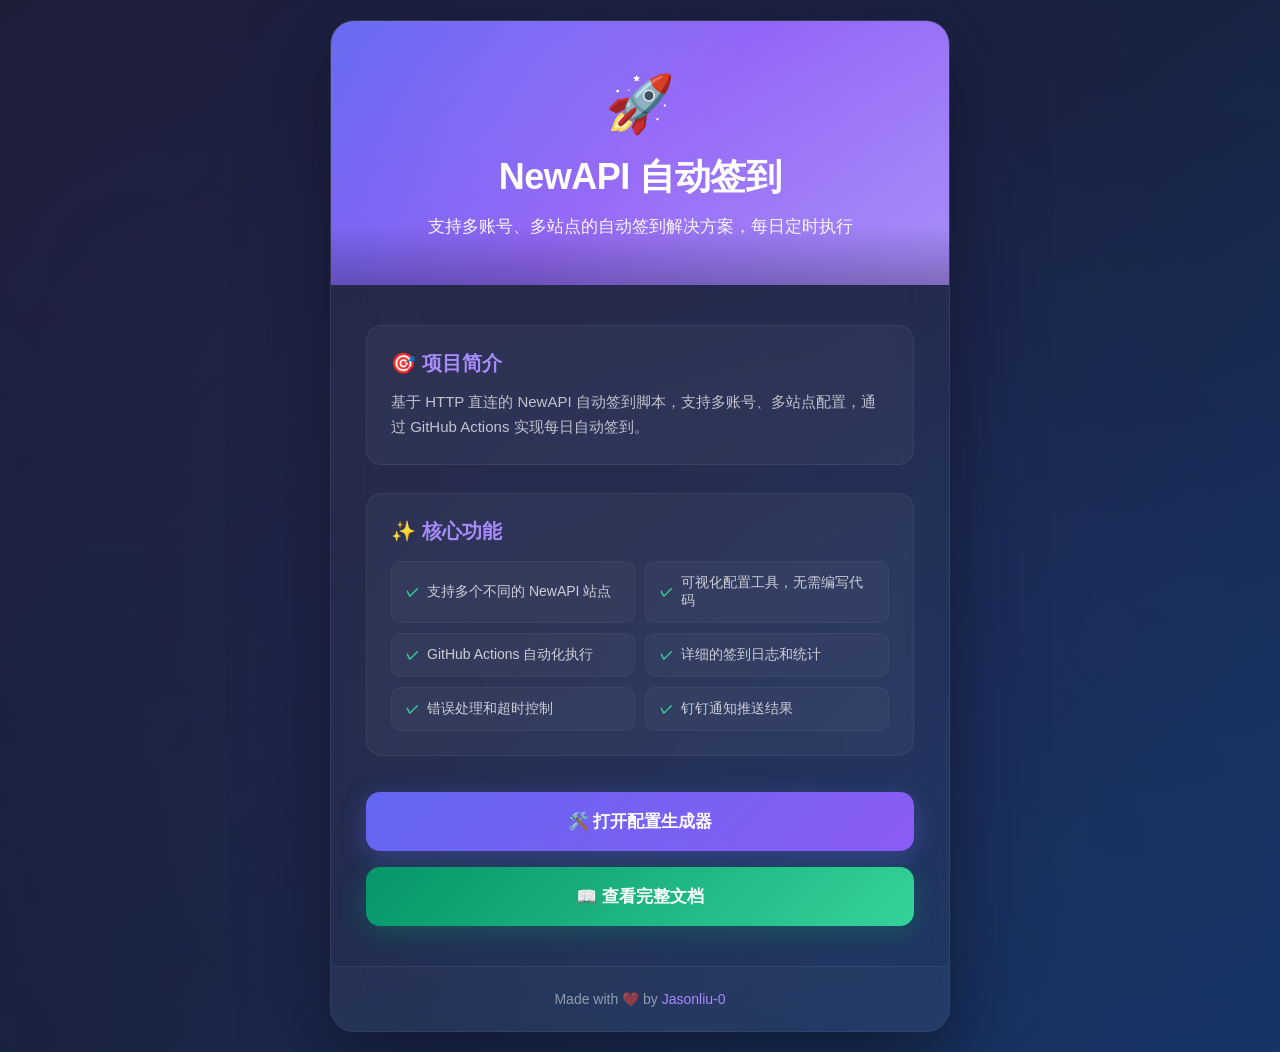
<file: index.html>
<!DOCTYPE html>
<html lang="zh-CN">
<head>
    <meta charset="UTF-8">
    <meta name="viewport" content="width=device-width, initial-scale=1.0">
    <title>NewAPI 自动签到</title>
    <style>
        * {
            margin: 0;
            padding: 0;
            box-sizing: border-box;
        }

        body {
            font-family: -apple-system, BlinkMacSystemFont, 'Segoe UI', 'Microsoft YaHei', sans-serif;
            background: linear-gradient(135deg, #1a1a2e 0%, #16213e 50%, #0f3460 100%);
            min-height: 100vh;
            display: flex;
            align-items: center;
            justify-content: center;
            padding: 20px;
            position: relative;
            overflow-x: hidden;
        }

        body::before {
            content: '';
            position: fixed;
            top: -50%;
            left: -50%;
            width: 200%;
            height: 200%;
            background: radial-gradient(circle at 30% 40%, rgba(99, 102, 241, 0.08) 0%, transparent 50%),
                        radial-gradient(circle at 70% 60%, rgba(139, 92, 246, 0.06) 0%, transparent 50%),
                        radial-gradient(circle at 50% 80%, rgba(167, 139, 250, 0.04) 0%, transparent 50%);
            animation: bgFloat 20s ease-in-out infinite;
        }

        @keyframes bgFloat {
            0%, 100% { transform: translate(0, 0) rotate(0deg); }
            25% { transform: translate(2%, -2%) rotate(1deg); }
            50% { transform: translate(-1%, 3%) rotate(-1deg); }
            75% { transform: translate(3%, -1%) rotate(0.5deg); }
        }

        .container {
            max-width: 620px;
            width: 100%;
            background: rgba(255, 255, 255, 0.03);
            border: 1px solid rgba(255, 255, 255, 0.08);
            border-radius: 24px;
            overflow: hidden;
            backdrop-filter: blur(20px);
            box-shadow: 0 25px 80px rgba(0, 0, 0, 0.5), 0 0 120px rgba(99, 102, 241, 0.1);
            animation: containerFadeIn 1s ease-out;
        }

        @keyframes containerFadeIn {
            from { opacity: 0; transform: translateY(30px) scale(0.97); }
            to { opacity: 1; transform: translateY(0) scale(1); }
        }

        .header {
            background: linear-gradient(135deg, #6366f1 0%, #8b5cf6 50%, #a78bfa 100%);
            color: white;
            padding: 50px 40px 45px;
            text-align: center;
            position: relative;
            overflow: hidden;
        }

        .header::before {
            content: '';
            position: absolute;
            top: -50%;
            left: -50%;
            width: 200%;
            height: 200%;
            background: radial-gradient(circle, rgba(255,255,255,0.1) 0%, transparent 70%);
            animation: pulse 8s ease-in-out infinite;
        }

        .header::after {
            content: '';
            position: absolute;
            bottom: 0;
            left: 0;
            width: 100%;
            height: 60px;
            background: linear-gradient(to top, rgba(26, 26, 46, 0.3), transparent);
        }

        @keyframes pulse {
            0%, 100% { transform: scale(1); opacity: 0.5; }
            50% { transform: scale(1.05); opacity: 0.8; }
        }

        .header-icon {
            font-size: 56px;
            margin-bottom: 16px;
            display: inline-block;
            animation: iconBounce 3s ease-in-out infinite;
            position: relative;
        }

        @keyframes iconBounce {
            0%, 100% { transform: translateY(0); }
            50% { transform: translateY(-6px); }
        }

        .header h1 {
            font-size: 36px;
            font-weight: 700;
            margin-bottom: 12px;
            letter-spacing: -0.5px;
            position: relative;
        }

        .header p {
            opacity: 0.95;
            font-size: 17px;
            line-height: 1.5;
            position: relative;
        }

        .content {
            padding: 40px 35px;
            color: rgba(255, 255, 255, 0.85);
        }

        .feature {
            margin-bottom: 28px;
            padding: 24px;
            background: rgba(255, 255, 255, 0.04);
            border: 1px solid rgba(255, 255, 255, 0.06);
            border-radius: 16px;
            transition: all 0.4s cubic-bezier(0.4, 0, 0.2, 1);
            animation: featureFadeIn 0.6s ease-out backwards;
        }

        .feature:nth-child(1) { animation-delay: 0.2s; }
        .feature:nth-child(2) { animation-delay: 0.35s; }

        @keyframes featureFadeIn {
            from { opacity: 0; transform: translateX(-20px); }
            to { opacity: 1; transform: translateX(0); }
        }

        .feature:hover {
            background: rgba(255, 255, 255, 0.07);
            border-color: rgba(99, 102, 241, 0.3);
            transform: translateY(-2px);
            box-shadow: 0 8px 30px rgba(99, 102, 241, 0.15);
        }

        .feature h3 {
            color: #a78bfa;
            margin-bottom: 12px;
            font-size: 20px;
            font-weight: 600;
            display: flex;
            align-items: center;
            gap: 8px;
        }

        .feature p {
            color: rgba(255, 255, 255, 0.7);
            line-height: 1.7;
            font-size: 15px;
        }

        .features-list {
            list-style: none;
            margin-top: 16px;
            display: grid;
            grid-template-columns: repeat(2, 1fr);
            gap: 10px;
        }

        .features-list li {
            padding: 12px 14px;
            color: rgba(255, 255, 255, 0.75);
            background: rgba(255, 255, 255, 0.03);
            border-radius: 10px;
            font-size: 14px;
            border: 1px solid rgba(255, 255, 255, 0.04);
            transition: all 0.3s ease;
            display: flex;
            align-items: center;
            gap: 8px;
        }

        .features-list li:hover {
            background: rgba(99, 102, 241, 0.1);
            border-color: rgba(99, 102, 241, 0.2);
            transform: translateX(4px);
        }

        .features-list li::before {
            content: '✓';
            color: #34d399;
            font-weight: bold;
            font-size: 13px;
        }

        .btn-container {
            display: flex;
            flex-direction: column;
            gap: 16px;
            margin-top: 36px;
            animation: btnFadeIn 0.6s ease-out 0.5s backwards;
        }

        @keyframes btnFadeIn {
            from { opacity: 0; transform: translateY(20px); }
            to { opacity: 1; transform: translateY(0); }
        }

        .btn {
            display: block;
            padding: 18px 28px;
            background: linear-gradient(135deg, #6366f1 0%, #8b5cf6 100%);
            color: white;
            text-decoration: none;
            text-align: center;
            border-radius: 14px;
            font-weight: 600;
            font-size: 17px;
            transition: all 0.3s cubic-bezier(0.4, 0, 0.2, 1);
            box-shadow: 0 6px 24px rgba(99, 102, 241, 0.35);
            position: relative;
            overflow: hidden;
        }

        .btn::before {
            content: '';
            position: absolute;
            top: 0;
            left: -100%;
            width: 100%;
            height: 100%;
            background: linear-gradient(90deg, transparent, rgba(255,255,255,0.2), transparent);
            transition: left 0.5s;
        }

        .btn:hover::before {
            left: 100%;
        }

        .btn:hover {
            transform: translateY(-3px);
            box-shadow: 0 10px 40px rgba(99, 102, 241, 0.45);
        }

        .btn:active {
            transform: translateY(-1px);
        }

        .btn-secondary {
            background: linear-gradient(135deg, #059669 0%, #34d399 100%);
            box-shadow: 0 6px 24px rgba(5, 150, 105, 0.35);
        }

        .btn-secondary:hover {
            box-shadow: 0 10px 40px rgba(5, 150, 105, 0.45);
        }

        .btn-secondary:active {
            transform: translateY(-1px);
        }

        .footer {
            text-align: center;
            padding: 24px 35px;
            background: rgba(255, 255, 255, 0.02);
            border-top: 1px solid rgba(255, 255, 255, 0.06);
            color: rgba(255, 255, 255, 0.5);
            font-size: 14px;
        }

        .footer a {
            color: #a78bfa;
            text-decoration: none;
            transition: color 0.2s;
            position: relative;
        }

        .footer a::after {
            content: '';
            position: absolute;
            bottom: -2px;
            left: 0;
            width: 0;
            height: 1px;
            background: #a78bfa;
            transition: width 0.3s;
        }

        .footer a:hover {
            color: #c4b5fd;
        }

        .footer a:hover::after {
            width: 100%;
        }

        @media (max-width: 480px) {
            body { padding: 12px; }

            .container { border-radius: 16px; }

            .header { padding: 35px 25px 30px; }

            .header-icon { font-size: 42px; }

            .header h1 { font-size: 28px; }

            .header p { font-size: 15px; }

            .content { padding: 25px 20px; }

            .feature { padding: 18px; }

            .features-list { grid-template-columns: 1fr; }

            .btn { padding: 16px 24px; font-size: 16px; }
        }
    </style>
</head>
<body>
    <div class="container">
        <div class="header">
            <div class="header-icon">🚀</div>
            <h1>NewAPI 自动签到</h1>
            <p>支持多账号、多站点的自动签到解决方案，每日定时执行</p>
        </div>

        <div class="content">
            <div class="feature">
                <h3>🎯 项目简介</h3>
                <p>基于 HTTP 直连的 NewAPI 自动签到脚本，支持多账号、多站点配置，通过 GitHub Actions 实现每日自动签到。</p>
            </div>

            <div class="feature">
                <h3>✨ 核心功能</h3>
                <ul class="features-list">
                    <li>支持多个不同的 NewAPI 站点</li>
                    <li>可视化配置工具，无需编写代码</li>
                    <li>GitHub Actions 自动化执行</li>
                    <li>详细的签到日志和统计</li>
                    <li>错误处理和超时控制</li>
                    <li>钉钉通知推送结果</li>
                </ul>
            </div>

            <div class="btn-container">
                <a href="config_generator.html" class="btn">🛠️ 打开配置生成器</a>
                <a href="https://github.com/Jasonliu-0/Newapi-checkin" class="btn btn-secondary" target="_blank">📖 查看完整文档</a>
            </div>
        </div>

        <div class="footer">
            <p>Made with ❤️ by <a href="https://github.com/Jasonliu-0/Newapi-checkin" target="_blank">Jasonliu-0</a></p>
        </div>
    </div>
<script>
        // ===== 3D Card Tilt Effect =====
        const tiltCards = document.querySelectorAll('.feature');
        const tiltBtns = document.querySelectorAll('.btn');

        tiltCards.forEach(card => {
            card.addEventListener('mousemove', (e) => {
                const rect = card.getBoundingClientRect();
                const x = e.clientX - rect.left;
                const y = e.clientY - rect.top;
                const centerX = rect.width / 2;
                const centerY = rect.height / 2;
                const rotateX = (y - centerY) / 20;
                const rotateY = (centerX - x) / 20;
                card.style.transform = `perspective(1000px) rotateX(${rotateX}deg) rotateY(${rotateY}deg) translateY(-2px) scale(1.02)`;
            });
            card.addEventListener('mouseleave', () => {
                card.style.transform = '';
            });
        });

        // ===== Magnetic Button Hover =====
        tiltBtns.forEach(btn => {
            btn.addEventListener('mousemove', (e) => {
                const rect = btn.getBoundingClientRect();
                const x = e.clientX - rect.left - rect.width / 2;
                const y = e.clientY - rect.top - rect.height / 2;
                btn.style.transform = `translate(${x / 8}px, ${y / 8 - 3}px)`;
                btn.style.boxShadow = `0 ${10 + y / 4}px ${40 + Math.abs(x) / 2}px rgba(99, 102, 241, 0.45)`;
            });
            btn.addEventListener('mouseleave', () => {
                btn.style.transform = '';
                btn.style.boxShadow = '';
            });
        });
    </script>
</body>
</html>
</file>
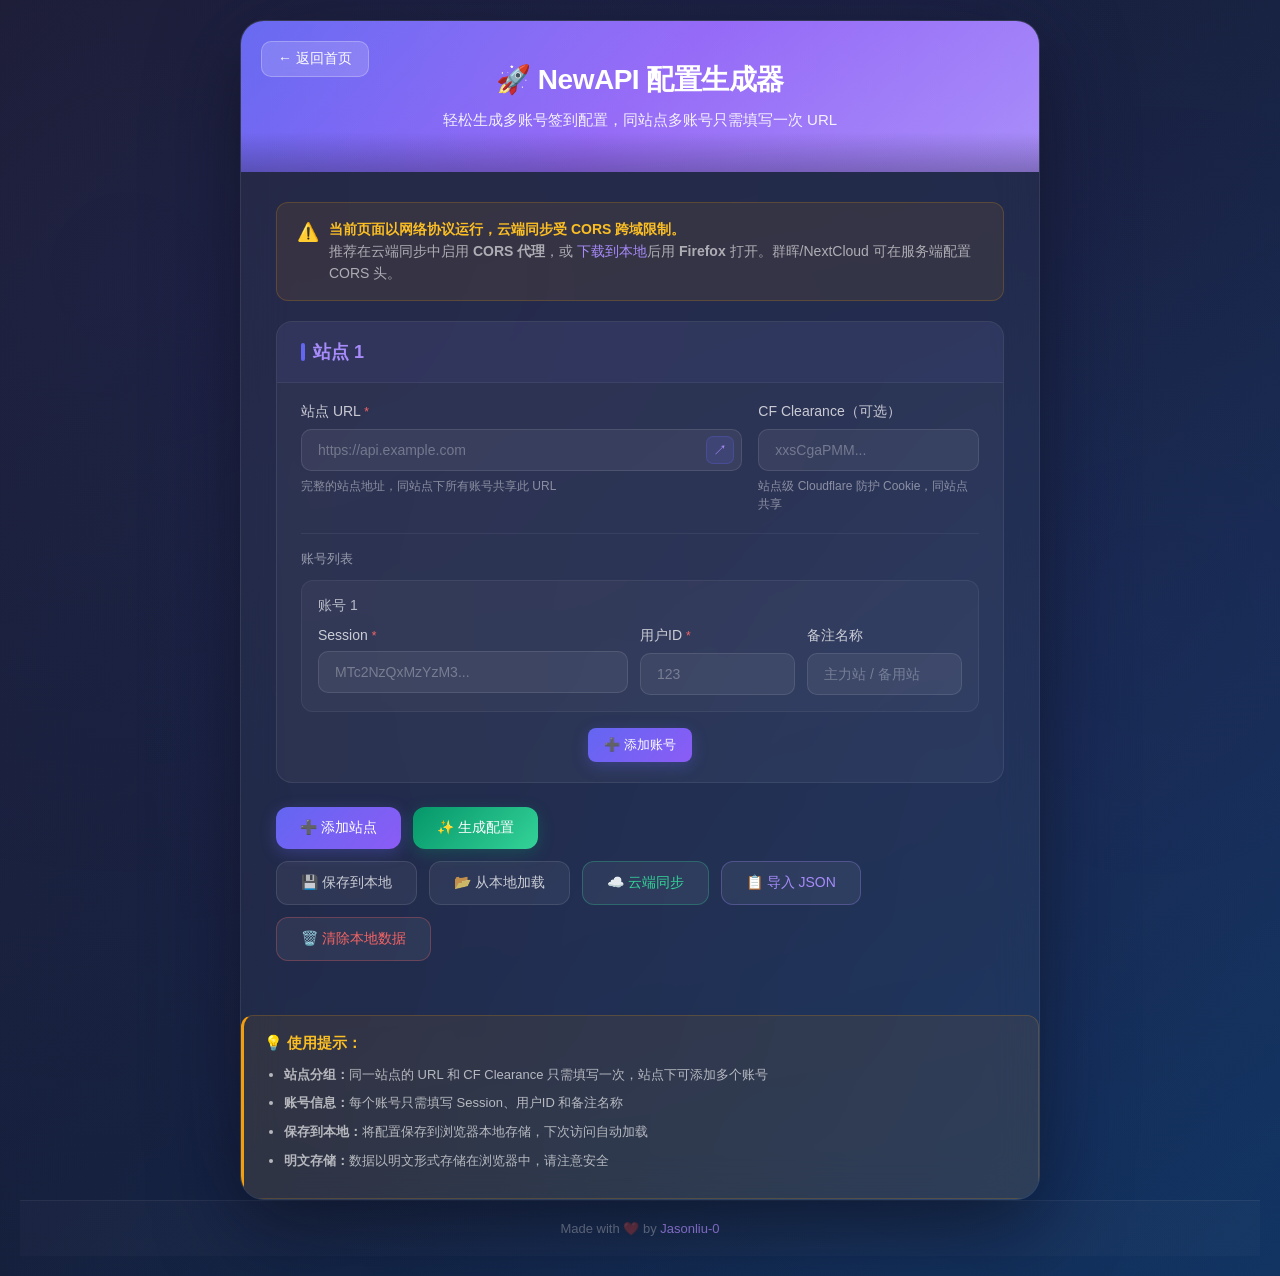
<file: config_generator.html>
<!DOCTYPE html>
<html lang="zh-CN">
<head>
    <meta charset="UTF-8">
    <meta name="viewport" content="width=device-width, initial-scale=1.0">
    <title>NewAPI 配置生成器</title>
    <style>
        * {
            margin: 0;
            padding: 0;
            box-sizing: border-box;
        }

        body {
            font-family: -apple-system, BlinkMacSystemFont, 'Segoe UI', 'Microsoft YaHei', sans-serif;
            background: linear-gradient(135deg, #1a1a2e 0%, #16213e 50%, #0f3460 100%);
            min-height: 100vh;
            padding: 20px;
            position: relative;
            overflow-x: hidden;
        }

        body::before {
            content: '';
            position: fixed;
            top: -50%;
            left: -50%;
            width: 200%;
            height: 200%;
            background: radial-gradient(circle at 30% 40%, rgba(99, 102, 241, 0.08) 0%, transparent 50%),
                        radial-gradient(circle at 70% 60%, rgba(139, 92, 246, 0.06) 0%, transparent 50%);
            animation: bgFloat 20s ease-in-out infinite;
            pointer-events: none;
        }

        @keyframes bgFloat {
            0%, 100% { transform: translate(0, 0); }
            50% { transform: translate(2%, -2%); }
        }

        .container {
            max-width: 800px;
            margin: 0 auto;
            background: rgba(255, 255, 255, 0.04);
            border: 1px solid rgba(255, 255, 255, 0.08);
            border-radius: 24px;
            overflow: hidden;
            backdrop-filter: blur(20px);
            box-shadow: 0 25px 80px rgba(0, 0, 0, 0.5), 0 0 120px rgba(99, 102, 241, 0.1);
            animation: containerIn 0.8s ease-out;
        }

        @keyframes containerIn {
            from { opacity: 0; transform: translateY(30px) scale(0.97); }
            to { opacity: 1; transform: translateY(0) scale(1); }
        }

        .header {
            background: linear-gradient(135deg, #6366f1 0%, #8b5cf6 50%, #a78bfa 100%);
            color: white;
            padding: 40px 35px;
            text-align: center;
            position: relative;
            overflow: hidden;
        }

        .header::before {
            content: '';
            position: absolute;
            top: -50%;
            left: -50%;
            width: 200%;
            height: 200%;
            background: radial-gradient(circle, rgba(255,255,255,0.1) 0%, transparent 70%);
            animation: pulse 8s ease-in-out infinite;
        }

        .header::after {
            content: '';
            position: absolute;
            bottom: 0;
            left: 0;
            width: 100%;
            height: 40px;
            background: linear-gradient(to top, rgba(26, 26, 46, 0.3), transparent);
        }

        @keyframes pulse {
            0%, 100% { transform: scale(1); opacity: 0.5; }
            50% { transform: scale(1.05); opacity: 0.8; }
        }

        .header h1 {
            font-size: 28px;
            margin-bottom: 10px;
            position: relative;
            letter-spacing: -0.5px;
        }

        .header p {
            opacity: 0.9;
            font-size: 15px;
            position: relative;
            line-height: 1.5;
        }

        .back-link {
            position: absolute;
            top: 20px;
            left: 20px;
            color: white;
            text-decoration: none;
            font-size: 14px;
            display: flex;
            align-items: center;
            gap: 6px;
            transition: all 0.3s cubic-bezier(0.4, 0, 0.2, 1);
            z-index: 1;
            padding: 8px 16px;
            background: rgba(255, 255, 255, 0.15);
            border: 1px solid rgba(255, 255, 255, 0.25);
            border-radius: 10px;
            backdrop-filter: blur(10px);
        }

        .back-link:hover {
            background: rgba(255, 255, 255, 0.25);
            border-color: rgba(255, 255, 255, 0.4);
            transform: translateX(-3px);
            box-shadow: 0 4px 16px rgba(255, 255, 255, 0.1);
        }

        .back-link:active {
            transform: translateX(-3px) scale(0.97);
        }

        .content {
            padding: 30px 35px;
            color: rgba(255, 255, 255, 0.85);
        }

        .notice {
            background: rgba(99, 102, 241, 0.1);
            border: 1px solid rgba(99, 102, 241, 0.2);
            color: #a78bfa;
            padding: 15px 20px;
            border-radius: 12px;
            margin-bottom: 20px;
            font-size: 14px;
            display: flex;
            align-items: center;
            gap: 10px;
            animation: noticeIn 0.5s ease-out;
        }

        .cors-notice {
            background: rgba(245, 158, 11, 0.08);
            border: 1px solid rgba(245, 158, 11, 0.2);
            color: #fbbf24;
            padding: 15px 20px;
            border-radius: 12px;
            margin-bottom: 20px;
            font-size: 14px;
            display: flex;
            align-items: flex-start;
            gap: 10px;
            animation: noticeIn 0.5s ease-out;
            line-height: 1.6;
        }

        .cors-notice .cors-icon {
            flex-shrink: 0;
            font-size: 18px;
        }

        .cors-notice a {
            color: #a78bfa;
            text-decoration: none;
            transition: color 0.2s;
        }

        .cors-notice a:hover {
            color: #c4b5fd;
        }

        .cors-proxy-section {
            margin-top: 12px;
            padding: 16px;
            background: rgba(245, 158, 11, 0.06);
            border: 1px solid rgba(245, 158, 11, 0.15);
            border-radius: 12px;
            animation: noticeIn 0.5s ease-out;
        }

        .cors-proxy-section .cors-proxy-toggle {
            display: flex;
            align-items: center;
            gap: 10px;
            margin-bottom: 10px;
            color: rgba(255, 255, 255, 0.75);
            font-size: 14px;
            cursor: pointer;
        }

        .cors-proxy-section .cors-proxy-toggle input[type="checkbox"] {
            width: 18px;
            height: 18px;
            accent-color: #f59e0b;
            cursor: pointer;
        }

        .cors-proxy-section .cors-proxy-warning {
            font-size: 12px;
            color: rgba(245, 101, 101, 0.8);
            margin-top: 8px;
            line-height: 1.5;
        }

        @keyframes noticeIn {
            from { opacity: 0; transform: translateY(-10px); }
            to { opacity: 1; transform: translateY(0); }
        }

        .site-card {
            border: 1px solid rgba(255, 255, 255, 0.08);
            border-radius: 16px;
            margin-bottom: 24px;
            background: rgba(255, 255, 255, 0.04);
            transition: all 0.3s ease;
            animation: cardIn 0.4s ease-out backwards;
            overflow: hidden;
            position: relative;
        }

        .site-card::before {
            content: '';
            position: absolute;
            inset: 0;
            background: radial-gradient(circle at var(--mouse-x, 50%) var(--mouse-y, 50%), rgba(99, 102, 241, 0.08) 0%, transparent 60%);
            opacity: 0;
            transition: opacity 0.3s;
            pointer-events: none;
            z-index: 0;
        }

        .site-card:hover::before {
            opacity: 1;
        }

        .site-card:hover {
            border-color: rgba(99, 102, 241, 0.2);
        }

        @keyframes cardIn {
            from { opacity: 0; transform: translateY(15px); }
            to { opacity: 1; transform: translateY(0); }
        }

        .site-header {
            display: flex;
            align-items: center;
            justify-content: space-between;
            padding: 18px 24px;
            background: rgba(99, 102, 241, 0.06);
            border-bottom: 1px solid rgba(255, 255, 255, 0.06);
        }

        .site-title {
            color: #a78bfa;
            font-size: 18px;
            font-weight: 600;
            display: flex;
            align-items: center;
            gap: 8px;
        }

        .site-title::before {
            content: '';
            display: inline-block;
            width: 4px;
            height: 18px;
            background: #6366f1;
            border-radius: 2px;
        }

        .site-actions {
            display: flex;
            gap: 8px;
        }

        .site-body {
            padding: 20px 24px;
        }

        .site-site-fields {
            display: grid;
            grid-template-columns: 2fr 1fr;
            gap: 16px;
            margin-bottom: 20px;
        }

        .site-site-fields .form-group {
            margin-bottom: 0;
        }

        .accounts-divider {
            border: none;
            border-top: 1px solid rgba(255, 255, 255, 0.06);
            margin: 0 0 16px;
        }

        .accounts-label {
            color: rgba(255, 255, 255, 0.5);
            font-size: 13px;
            margin-bottom: 12px;
            font-weight: 500;
        }

        .form-group {
            margin-bottom: 16px;
        }

        .form-group label {
            display: block;
            margin-bottom: 8px;
            color: rgba(255, 255, 255, 0.75);
            font-weight: 500;
            font-size: 14px;
        }

        .form-group label .required {
            color: #f56565;
            font-size: 12px;
        }

        .form-group input {
            width: 100%;
            padding: 12px 16px;
            border: 1px solid rgba(255, 255, 255, 0.1);
            border-radius: 10px;
            font-size: 14px;
            transition: all 0.3s;
            background: rgba(255, 255, 255, 0.06);
            color: rgba(255, 255, 255, 0.9);
            outline: none;
        }

        .url-input-wrapper {
            position: relative;
        }

        .url-input-wrapper input {
            padding-right: 42px;
        }

        .url-jump-btn {
            position: absolute;
            right: 8px;
            top: 50%;
            transform: translateY(-50%);
            background: rgba(99, 102, 241, 0.15);
            border: 1px solid rgba(99, 102, 241, 0.25);
            color: #a78bfa;
            width: 28px;
            height: 28px;
            border-radius: 7px;
            cursor: pointer;
            font-size: 14px;
            display: flex;
            align-items: center;
            justify-content: center;
            transition: all 0.3s;
            line-height: 1;
        }

        .url-jump-btn:hover {
            background: rgba(99, 102, 241, 0.3);
            border-color: rgba(99, 102, 241, 0.5);
            color: #c4b5fd;
            transform: translateY(-50%) scale(1.1);
        }

        .url-jump-btn:active {
            transform: translateY(-50%) scale(0.95);
        }

        .form-group input::placeholder {
            color: rgba(255, 255, 255, 0.3);
        }

        .form-group input:focus {
            border-color: #6366f1;
            background: rgba(99, 102, 241, 0.08);
            box-shadow: 0 0 0 3px rgba(99, 102, 241, 0.15);
        }

        .form-group small {
            color: rgba(255, 255, 255, 0.45);
            font-size: 12px;
            margin-top: 6px;
            display: block;
            line-height: 1.5;
        }

        .account-item {
            background: rgba(255, 255, 255, 0.03);
            border: 1px solid rgba(255, 255, 255, 0.06);
            border-radius: 12px;
            padding: 16px;
            margin-bottom: 12px;
            position: relative;
            transition: all 0.3s ease;
            animation: accIn 0.3s ease-out backwards;
        }

        @keyframes accIn {
            from { opacity: 0; transform: translateY(10px); }
            to { opacity: 1; transform: translateY(0); }
        }

        .account-item:hover {
            border-color: rgba(99, 102, 241, 0.15);
            background: rgba(255, 255, 255, 0.05);
        }

        .account-item-header {
            display: flex;
            align-items: center;
            justify-content: space-between;
            margin-bottom: 12px;
        }

        .account-item-title {
            color: rgba(255, 255, 255, 0.65);
            font-size: 14px;
            font-weight: 500;
        }

        .account-fields {
            display: grid;
            grid-template-columns: 2fr 1fr 1fr;
            gap: 12px;
        }

        .account-fields .form-group {
            margin-bottom: 0;
        }

        .btn {
            padding: 12px 24px;
            border: none;
            border-radius: 12px;
            cursor: pointer;
            font-size: 14px;
            font-weight: 500;
            transition: all 0.3s cubic-bezier(0.4, 0, 0.2, 1);
            display: inline-flex;
            align-items: center;
            gap: 6px;
            position: relative;
            overflow: hidden;
        }

        .btn-primary {
            background: linear-gradient(135deg, #6366f1 0%, #8b5cf6 100%);
            color: white;
            box-shadow: 0 4px 16px rgba(99, 102, 241, 0.3);
        }

        .btn-primary:hover {
            transform: translateY(-2px);
            box-shadow: 0 8px 30px rgba(99, 102, 241, 0.4);
        }

        .btn-success {
            background: linear-gradient(135deg, #059669 0%, #34d399 100%);
            color: white;
            box-shadow: 0 4px 16px rgba(5, 150, 105, 0.3);
        }

        .btn-success:hover {
            transform: translateY(-2px);
            box-shadow: 0 8px 30px rgba(5, 150, 105, 0.4);
        }

        .btn-danger {
            background: rgba(245, 101, 101, 0.15);
            border: 1px solid rgba(245, 101, 101, 0.3);
            color: #f56565;
            font-size: 13px;
            padding: 6px 14px;
        }

        .btn-danger:hover {
            background: rgba(245, 101, 101, 0.25);
            border-color: rgba(245, 101, 101, 0.5);
        }

        .btn-secondary {
            background: rgba(255, 255, 255, 0.06);
            border: 1px solid rgba(255, 255, 255, 0.1);
            color: rgba(255, 255, 255, 0.75);
        }

        .btn-secondary:hover {
            background: rgba(255, 255, 255, 0.12);
            border-color: rgba(255, 255, 255, 0.2);
            transform: translateY(-2px);
            color: rgba(255, 255, 255, 0.9);
        }

        .btn-sm {
            padding: 8px 16px;
            font-size: 13px;
            border-radius: 8px;
        }

        .btn-xs {
            padding: 6px 14px;
            font-size: 13px;
            border-radius: 8px;
        }

        .btn-group {
            display: flex;
            gap: 12px;
            margin-top: 24px;
            flex-wrap: wrap;
        }

        .add-account-row {
            display: flex;
            justify-content: center;
            padding: 4px 0 0;
        }

        .cloud-section {
            margin-top: 20px;
            padding: 24px;
            background: rgba(255, 255, 255, 0.04);
            border: 1px solid rgba(52, 211, 153, 0.2);
            border-radius: 16px;
            animation: cloudIn 0.4s ease-out;
        }

        @keyframes cloudIn {
            from { opacity: 0; transform: translateY(15px); }
            to { opacity: 1; transform: translateY(0); }
        }

        .cloud-section h3 {
            color: #34d399;
            font-size: 18px;
            font-weight: 600;
            margin-bottom: 4px;
            display: flex;
            align-items: center;
            gap: 8px;
        }

        .cloud-section h3::before {
            content: '';
            display: inline-block;
            width: 4px;
            height: 18px;
            background: #059669;
            border-radius: 2px;
        }

        .cloud-presets {
            display: flex;
            gap: 8px;
            margin-bottom: 16px;
            flex-wrap: wrap;
        }

        .cloud-preset-btn {
            padding: 8px 16px;
            border: 1px solid rgba(255, 255, 255, 0.1);
            border-radius: 8px;
            cursor: pointer;
            font-size: 13px;
            font-weight: 500;
            transition: all 0.3s;
            background: rgba(255, 255, 255, 0.06);
            color: rgba(255, 255, 255, 0.7);
        }

        .cloud-preset-btn:hover {
            background: rgba(52, 211, 153, 0.15);
            border-color: rgba(52, 211, 153, 0.3);
            color: #34d399;
        }

        .cloud-preset-btn.active {
            background: rgba(52, 211, 153, 0.2);
            border-color: rgba(52, 211, 153, 0.4);
            color: #34d399;
        }

        .cloud-fields {
            display: grid;
            grid-template-columns: 2fr 1fr;
            gap: 16px;
        }

        .cloud-fields .form-group {
            margin-bottom: 0;
        }

        .cloud-path-row {
            display: flex;
            gap: 8px;
            align-items: center;
            margin-top: 12px;
        }

        .cloud-path-row input {
            flex: 1;
        }

        .cloud-status {
            margin-top: 12px;
            padding: 10px 16px;
            border-radius: 10px;
            font-size: 13px;
            display: none;
        }

        .cloud-status.success {
            display: block;
            background: rgba(52, 211, 153, 0.1);
            border: 1px solid rgba(52, 211, 153, 0.2);
            color: #34d399;
        }

        .cloud-status.error {
            display: block;
            background: rgba(245, 101, 101, 0.1);
            border: 1px solid rgba(245, 101, 101, 0.2);
            color: #f56565;
        }

        .cloud-status.info {
            display: block;
            background: rgba(99, 102, 241, 0.1);
            border: 1px solid rgba(99, 102, 241, 0.2);
            color: #a78bfa;
        }

        .import-section {
            margin-top: 20px;
            padding: 24px;
            background: rgba(255, 255, 255, 0.04);
            border: 1px solid rgba(99, 102, 241, 0.2);
            border-radius: 16px;
            animation: importIn 0.4s ease-out;
        }

        @keyframes importIn {
            from { opacity: 0; transform: translateY(15px); }
            to { opacity: 1; transform: translateY(0); }
        }

        .import-section h3 {
            color: #a78bfa;
            font-size: 18px;
            font-weight: 600;
            margin-bottom: 4px;
            display: flex;
            align-items: center;
            gap: 8px;
        }

        .import-section h3::before {
            content: '';
            display: inline-block;
            width: 4px;
            height: 18px;
            background: #6366f1;
            border-radius: 2px;
        }

        .import-textarea {
            width: 100%;
            min-height: 160px;
            padding: 14px 16px;
            border: 1px solid rgba(255, 255, 255, 0.1);
            border-radius: 10px;
            font-size: 13px;
            font-family: 'Courier New', monospace;
            background: rgba(30, 30, 50, 0.6);
            color: rgba(255, 255, 255, 0.9);
            outline: none;
            transition: all 0.3s;
            resize: vertical;
            line-height: 1.6;
        }

        .import-textarea::placeholder {
            color: rgba(255, 255, 255, 0.3);
            font-family: -apple-system, BlinkMacSystemFont, 'Segoe UI', 'Microsoft YaHei', sans-serif;
        }

        .import-textarea:focus {
            border-color: #6366f1;
            background: rgba(30, 30, 50, 0.8);
            box-shadow: 0 0 0 3px rgba(99, 102, 241, 0.15);
        }

        .result-section {
            margin-top: 32px;
            padding: 24px;
            background: rgba(255, 255, 255, 0.03);
            border-radius: 16px;
            border: 1px solid rgba(255, 255, 255, 0.08);
            animation: resultIn 0.5s ease-out;
        }

        @keyframes resultIn {
            from { opacity: 0; transform: translateY(20px); }
            to { opacity: 1; transform: translateY(0); }
        }

        .result-section h3 {
            color: rgba(255, 255, 255, 0.9);
            margin-bottom: 18px;
            font-size: 18px;
            font-weight: 600;
        }

        .code-block {
            background: rgba(30, 30, 50, 0.8);
            color: #34d399;
            padding: 18px;
            border-radius: 12px;
            font-family: 'Courier New', monospace;
            font-size: 13px;
            overflow-x: auto;
            margin-bottom: 12px;
            position: relative;
            border: 1px solid rgba(255, 255, 255, 0.06);
        }

        .code-block pre {
            white-space: pre-wrap;
            word-break: break-all;
        }

        .copy-btn {
            position: absolute;
            top: 12px;
            right: 12px;
            padding: 6px 14px;
            font-size: 12px;
            border-radius: 8px;
            z-index: 1;
        }

        .tabs {
            display: flex;
            gap: 8px;
            margin-bottom: 18px;
            background: rgba(255, 255, 255, 0.03);
            padding: 4px;
            border-radius: 12px;
        }

        .tab {
            padding: 10px 20px;
            border: none;
            background: transparent;
            border-radius: 8px;
            cursor: pointer;
            font-weight: 500;
            font-size: 14px;
            color: rgba(255, 255, 255, 0.6);
            transition: all 0.3s;
        }

        .tab:hover {
            color: rgba(255, 255, 255, 0.85);
            background: rgba(255, 255, 255, 0.06);
        }

        .tab.active {
            background: linear-gradient(135deg, #6366f1, #8b5cf6);
            color: white;
            box-shadow: 0 2px 10px rgba(99, 102, 241, 0.3);
        }

        .tab-content {
            display: none;
            animation: tabIn 0.3s ease-out;
        }

        .tab-content.active {
            display: block;
        }

        @keyframes tabIn {
            from { opacity: 0; }
            to { opacity: 1; }
        }

        .tips {
            background: rgba(245, 158, 11, 0.08);
            border: 1px solid rgba(245, 158, 11, 0.2);
            border-left: 3px solid #f59e0b;
            padding: 18px 20px;
            margin-top: 24px;
            border-radius: 12px;
        }

        .tips h4 {
            color: #fbbf24;
            margin-bottom: 12px;
            font-size: 15px;
            font-weight: 600;
        }

        .tips ul {
            margin-left: 20px;
            color: rgba(255, 255, 255, 0.65);
        }

        .tips li {
            margin-bottom: 8px;
            line-height: 1.6;
            font-size: 13px;
        }

        .tips code {
            background: rgba(99, 102, 241, 0.15);
            color: #a78bfa;
            padding: 2px 8px;
            border-radius: 4px;
            font-size: 13px;
        }

        .footer {
            text-align: center;
            padding: 20px 35px;
            background: rgba(255, 255, 255, 0.02);
            border-top: 1px solid rgba(255, 255, 255, 0.06);
            color: rgba(255, 255, 255, 0.4);
            font-size: 13px;
        }

        .footer a {
            color: #a78bfa;
            text-decoration: none;
            transition: color 0.2s;
        }

        .footer a:hover {
            color: #c4b5fd;
        }

        @media (max-width: 768px) {
            body { padding: 12px; }

            .container { margin: 0; border-radius: 16px; }

            .content { padding: 20px; }

            .header { padding: 30px 20px; }

            .header h1 { font-size: 24px; }

            .btn-group { flex-direction: column; }

            .btn-group .btn { width: 100%; justify-content: center; }

            .site-body { padding: 16px; }

            .site-header { padding: 14px 16px; }

            .site-site-fields { grid-template-columns: 1fr; }

            .account-fields { grid-template-columns: 1fr; }

            .account-item { padding: 12px; }

            .back-link { display: none; }
        }
        /* ─── CORS Proxy Picker ─────────────────────────────────── */

        .cors-proxy-picker-btn {
            width: 100%;
            padding: 12px 16px;
            border: 1px solid rgba(255, 255, 255, 0.1);
            border-radius: 10px;
            background: rgba(255, 255, 255, 0.06);
            color: rgba(255, 255, 255, 0.9);
            font-size: 14px;
            cursor: pointer;
            display: flex;
            align-items: center;
            gap: 10px;
            transition: border-color 0.2s, background 0.2s;
        }

        .cors-proxy-picker-btn:hover {
            border-color: rgba(255, 255, 255, 0.2);
            background: rgba(255, 255, 255, 0.1);
        }

        .cors-proxy-picker-btn .cors-proxy-picker-arrow {
            margin-left: auto;
            font-size: 12px;
            color: rgba(255, 255, 255, 0.35);
            transition: transform 0.2s;
        }

        .cors-proxy-picker-btn.open .cors-proxy-picker-arrow {
            transform: rotate(90deg);
        }

        .cors-proxy-friendly-name {
            font-size: 12px;
            color: #a78bfa;
            margin-top: 4px;
        }

        /* Modal Overlay */
        .cors-modal-overlay {
            position: fixed;
            inset: 0;
            z-index: 9999;
            background: rgba(0, 0, 0, 0.6);
            backdrop-filter: blur(4px);
            display: flex;
            align-items: center;
            justify-content: center;
            animation: fadeIn 0.15s ease-out;
        }

        .cors-modal-overlay.hidden {
            display: none;
        }

        .cors-modal {
            background: #1a1a2e;
            border: 1px solid rgba(255, 255, 255, 0.12);
            border-radius: 18px;
            width: min(480px, 92vw);
            max-height: 75vh;
            display: flex;
            flex-direction: column;
            box-shadow: 0 20px 60px rgba(0, 0, 0, 0.5);
            animation: scaleIn 0.2s ease-out;
            overflow: hidden;
        }

        .cors-modal-header {
            display: flex;
            align-items: center;
            justify-content: space-between;
            padding: 20px 24px 0;
        }

        .cors-modal-header h3 {
            font-size: 16px;
            color: rgba(255, 255, 255, 0.9);
            margin: 0;
        }

        .cors-modal-close {
            background: none;
            border: none;
            font-size: 20px;
            color: rgba(255, 255, 255, 0.4);
            cursor: pointer;
            padding: 4px 8px;
            border-radius: 6px;
            line-height: 1;
        }

        .cors-modal-close:hover {
            color: rgba(255, 255, 255, 0.85);
            background: rgba(255, 255, 255, 0.06);
        }

        .cors-modal-search {
            margin: 14px 20px 0;
        }

        .cors-modal-search input {
            width: 100%;
            padding: 10px 14px;
            border: 1px solid rgba(255, 255, 255, 0.1);
            border-radius: 10px;
            background: rgba(255, 255, 255, 0.05);
            color: rgba(255, 255, 255, 0.85);
            font-size: 13px;
            outline: none;
        }

        .cors-modal-search input:focus {
            border-color: rgba(167, 139, 250, 0.5);
        }

        .cors-modal-search input::placeholder {
            color: rgba(255, 255, 255, 0.3);
        }

        .cors-modal-body {
            padding: 10px 14px 14px;
            overflow-y: auto;
            flex: 1;
        }

        .cors-proxy-opt {
            display: flex;
            flex-direction: column;
            gap: 4px;
            padding: 12px 14px;
            border-radius: 12px;
            cursor: pointer;
            transition: background 0.15s;
            border: 1px solid transparent;
        }

        .cors-proxy-opt:hover {
            background: rgba(167, 139, 250, 0.08);
            border-color: rgba(167, 139, 250, 0.18);
        }

        .cors-proxy-opt.active {
            background: rgba(167, 139, 250, 0.14);
            border-color: rgba(167, 139, 250, 0.35);
        }

        .cors-proxy-opt-name {
            font-size: 14px;
            font-weight: 500;
            color: rgba(255, 255, 255, 0.85);
        }

        .cors-proxy-opt-host {
            font-size: 12px;
            color: rgba(255, 255, 255, 0.35);
            font-family: 'SF Mono', 'Fira Code', 'Cascadia Code', monospace;
        }

        .cors-proxy-opt-tag {
            display: inline-block;
            margin-top: 4px;
            padding: 2px 7px;
            border-radius: 4px;
            font-size: 11px;
            font-weight: 500;
        }

        .cors-proxy-opt-tag.recommended {
            background: rgba(52, 211, 153, 0.12);
            color: #34d399;
        }

        .cors-proxy-opt-tag.note {
            background: rgba(245, 158, 11, 0.12);
            color: #fbbf24;
        }

        .cors-proxy-opt-tag.warn {
            background: rgba(245, 101, 101, 0.12);
            color: #f87171;
        }

        .cors-proxy-custom {
            border-top: 1px solid rgba(255, 255, 255, 0.08);
            margin-top: 4px;
            padding-top: 10px;
        }

        .cors-proxy-custom-name {
            font-size: 14px;
            color: rgba(255, 255, 255, 0.6);
        }

        @keyframes fadeIn {
            from { opacity: 0; }
            to { opacity: 1; }
        }

        @keyframes scaleIn {
            from { transform: scale(0.95); opacity: 0; }
            to { transform: scale(1); opacity: 1; }
        }

        </style>
</head>
<body>
    <div class="container">
        <div class="header">
            <a href="index.html" class="back-link">← 返回首页</a>
            <h1>🚀 NewAPI 配置生成器</h1>
            <p>轻松生成多账号签到配置，同站点多账号只需填写一次 URL</p>
        </div>

        <div class="content">
            <div id="cors-notice" class="cors-notice" style="display: none;">
                <span class="cors-icon">⚠️</span>
                <div>
                    <strong id="cors-notice-title">当前页面以网络协议运行，云端同步可能受 CORS 跨域限制。</strong><br>
                    <span id="cors-notice-tips" style="color: rgba(255,255,255,0.6);">如遇连接失败，推荐优先在云端同步中启用 <strong>CORS 代理</strong>。</span>
                </div>
            </div>
            <div id="sites-container"></div>

            <div class="btn-group">
                <button class="btn btn-primary" onclick="addSite()">➕ 添加站点</button>
                <button class="btn btn-success" onclick="generateConfig()">✨ 生成配置</button>
            </div>

            <div class="btn-group" style="margin-top: 12px;">
                <button class="btn btn-secondary" onclick="saveToLocal()">💾 保存到本地</button>
                <button class="btn btn-secondary" onclick="loadFromLocal()">📂 从本地加载</button>
                <button class="btn btn-secondary" onclick="toggleCloudSync()" style="color: #34d399; border-color: rgba(52,211,153,0.3);">☁️ 云端同步</button>
                <button class="btn btn-secondary" onclick="toggleImport()" style="color: #a78bfa; border-color: rgba(167,139,250,0.3);">📋 导入 JSON</button>
                <button class="btn btn-secondary" onclick="clearLocal()" style="color: #f56565; border-color: rgba(245,101,101,0.3);">🗑️ 清除本地数据</button>
            </div>

            <div id="cloud-section" class="cloud-section" style="display: none;">
                <h3>☁️ 云端同步</h3>
                <p style="color: rgba(255,255,255,0.6); font-size: 14px; margin-bottom: 16px;">将配置保存到你的云盘/NAS，GitHub Actions 签到脚本可直接从云端拉取配置，改配置无需推代码</p>

                <div class="cloud-presets">
                    <button class="cloud-preset-btn" onclick="applyCloudPreset('jianguoyun')" id="preset-jianguoyun">🥜 坚果云</button>
                    <button class="cloud-preset-btn" onclick="applyCloudPreset('synology')" id="preset-synology">🏠 群晖 NAS</button>
                    <button class="cloud-preset-btn" onclick="applyCloudPreset('nextcloud')" id="preset-nextcloud">☁️ NextCloud</button>
                    <button class="cloud-preset-btn" onclick="applyCloudPreset('custom')" id="preset-custom">⚙️ 自定义</button>
                </div>

                <div class="cloud-fields">
                    <div class="form-group">
                        <label>WebDAV 地址 <span class="required">*</span></label>
                        <input type="text" id="cloud-url" placeholder="https://dav.jianguoyun.com/dav/">
                        <small>WebDAV 服务地址，末尾需包含文件路径</small>
                    </div>
                    <div class="form-group">
                        <label>认证方式</label>
                        <select id="cloud-auth-type" style="width:100%;padding:12px 16px;border:1px solid rgba(255,255,255,0.1);border-radius:10px;font-size:14px;background:rgba(255,255,255,0.06);color:rgba(255,255,255,0.9);outline:none;">
                            <option value="basic" style="background:#1a1a2e;">Basic Auth（用户名+密码）</option>
                            <option value="token" style="background:#1a1a2e;">Token（访问令牌）</option>
                        </select>
                    </div>
                </div>

                <div class="cloud-fields" id="cloud-basic-auth-fields" style="margin-top: 16px;">
                    <div class="form-group">
                        <label>用户名</label>
                        <input type="text" id="cloud-username" placeholder="坚果云：邮箱；群晖：系统用户名">
                    </div>
                    <div class="form-group">
                        <label>密码 / 应用密码</label>
                        <input type="password" id="cloud-password" placeholder="坚果云需使用应用专用密码">
                        <small>坚果云请在账户设置中创建「应用密码」</small>
                    </div>
                </div>

                <div class="form-group" id="cloud-token-field" style="margin-top: 16px; display: none;">
                    <label>访问令牌</label>
                    <input type="password" id="cloud-token" placeholder="WebDAV 访问令牌">
                </div>

                <div class="cloud-path-row">
                    <div class="form-group" style="margin-bottom: 0;">
                        <label>文件名</label>
                        <input type="text" id="cloud-filename" value="newapi-config.json" placeholder="newapi-config.json">
                        <small>云盘上的配置文件名（JSON 格式）</small>
                    </div>
                </div>

                <div class="cors-proxy-section" id="cors-proxy-section">
                    <label class="cors-proxy-toggle">
                        <input type="checkbox" id="cors-proxy-enabled" onchange="toggleCorsProxy()">
                        <span>方案三：CORS 代理（临时最快，不推荐存敏感数据）</span>
                    </label>
                    <div class="form-group" id="cors-proxy-field" style="display: none;">
                        <label style="color: rgba(255,255,255,0.65);">CORS 代理地址</label>
                        <button type="button" class="cors-proxy-picker-btn" id="cors-proxy-picker-btn" onclick="openCorsProxyPicker()">
                            <span id="cors-proxy-current-label">选择内置代理或填写自定义地址</span>
                            <span class="cors-proxy-picker-arrow">▸</span>
                        </button>
                        <input type="text" id="cors-proxy-url" placeholder="或直接在此粘贴代理地址" style="display: none; margin-bottom: 10px;" oninput="updateCorsProxyPreview()">
                        <small>代理地址拼在 WebDAV 地址前面，实际请求变为：<code id="cors-proxy-preview" style="color:#a78bfa;">代理地址 + WebDAV地址</code></small>
                        <div id="cors-proxy-friendly-name" class="cors-proxy-friendly-name"></div>
                    </div>
                    <div class="cors-proxy-warning" id="cors-proxy-warning" style="display: none;">
                        ⚠️ 安全提示：CORS 代理会让你的账号密码经第三方服务器转发，请勿用于存放敏感隐私数据的账号。推荐优先使用 <strong>方案一（本地打开）</strong>。
                    </div>
                </div>

                <div id="cloud-status" class="cloud-status"></div>

                <div id="cloud-saved-config" style="display: none; margin-top: 12px; padding: 12px 16px; background: rgba(52,211,153,0.08); border: 1px solid rgba(52,211,153,0.15); border-radius: 10px; font-size: 13px; color: rgba(255,255,255,0.7);">
                    <span style="color: #34d399;">☁️ 已保存的云端配置：</span>
                    <span id="cloud-saved-url" style="color: rgba(255,255,255,0.5);"></span>
                    <span style="color: rgba(255,255,255,0.3);">|</span>
                    <span id="cloud-saved-username" style="color: rgba(255,255,255,0.5);"></span>
                    <span style="color: rgba(255,255,255,0.3);">|</span>
                    <span id="cloud-saved-auth" style="color: rgba(255,255,255,0.5);"></span>
                    <button class="btn btn-danger btn-xs" style="margin-left: 8px; padding: 4px 10px; font-size: 12px;" onclick="clearCloudConfig()">清除</button>
                </div>

                <div class="btn-group" style="margin-top: 16px;">
                    <button class="btn btn-success btn-sm" onclick="saveToCloud()">☁️ 保存到云端</button>
                    <button class="btn btn-secondary btn-sm" onclick="loadFromCloud()">📥 从云端加载</button>
                    <button class="btn btn-secondary btn-sm" onclick="testCloudConnection()">🔗 测试连接</button>
                    <button class="btn btn-secondary btn-sm" onclick="saveCloudConfigToLocal()">💾 保存云端配置</button>
                    <button class="btn btn-secondary btn-sm" onclick="toggleCloudSync()">取消</button>
                </div>

                <div class="tips" style="margin-top: 16px;">
<h4>💡 各平台配置获取指南：</h4>

                        <div style="margin-bottom: 12px;">
                            <strong style="color: #34d399;">🥜 坚果云</strong>
                            <a href="https://help.jianguoyun.com/?tag=webdav" target="_blank" style="color: #a78bfa; font-size: 13px; margin-left: 6px;">官方文档 ↗</a>
                            <a href="https://content.jianguoyun.com/664.html" target="_blank" style="color: #a78bfa; font-size: 13px; margin-left: 6px;">应用密码创建 ↗</a>
                            <ul style="margin-left: 20px; color: rgba(255,255,255,0.65); font-size: 13px; line-height: 1.7; margin-top: 4px;">
                                <li>WebDAV 地址：<code>https://dav.jianguoyun.com/dav/邮箱/</code></li>
                                <li>创建应用密码：登录坚果云 → <a href="https://www.jianguoyun.com/account/info" target="_blank" style="color: #a78bfa;">账户信息 ↗</a> → 安全选项 → 第三方应用管理 → 添加应用密码</li>
                                <li>用户名：坚果云注册邮箱；密码：生成的应用专用密码（不是登录密码）</li>
                            </ul>
                        </div>

                        <div style="margin-bottom: 12px;">
                            <strong style="color: #34d399;">🏠 群晖 NAS</strong>
                            <a href="https://kb.synology.cn/zh-cn/DSM/tutorial/How_to_access_files_on_Synology_NAS_with_WebDAV" target="_blank" style="color: #a78bfa; font-size: 13px; margin-left: 6px;">官方文档 ↗</a>
                            <a href="https://kb.synology.cn/zh-cn/DSM/help/WebDAVServer/webdav_server" target="_blank" style="color: #a78bfa; font-size: 13px; margin-left: 6px;">WebDAV Server 帮助 ↗</a>
                            <ul style="margin-left: 20px; color: rgba(255,255,255,0.65); font-size: 13px; line-height: 1.7; margin-top: 4px;">
                                <li>启用 WebDAV：DSM → 套件中心 → 搜索「WebDAV Server」→ 安装 → 启用 HTTP/HTTPS</li>
                                <li>HTTPS 端口 5006，HTTP 端口 5005（建议 HTTPS）</li>
                                <li>地址格式：<code>https://NAS域名:5006/webdav/</code>（需确保 NAS 外网可达）</li>
                                <li>用户名/密码：群晖系统账号（需有对应共享文件夹的读写权限）</li>
                            </ul>
                        </div>

                        <div style="margin-bottom: 12px;">
                            <strong style="color: #34d399;">☁️ NextCloud</strong>
                            <a href="https://docs.nextcloud.com/server/latest/user_manual/en/files/access_webdav.html" target="_blank" style="color: #a78bfa; font-size: 13px; margin-left: 6px;">官方文档 ↗</a>
                            <ul style="margin-left: 20px; color: rgba(255,255,255,0.65); font-size: 13px; line-height: 1.7; margin-top: 4px;">
                                <li>WebDAV 地址：<code>https://域名/remote.php/dav/files/用户名/</code></li>
                                <li>在 NextCloud 文件页面 → 设置 → WebDAV 可查看完整地址</li>
                                <li>如启用了 2FA，需在个人安全设置中创建应用密码</li>
                                <li>子目录安装：<code>https://域名/nextcloud/remote.php/dav/files/用户名/</code></li>
                            </ul>
                        </div>

                        <div>
                            <strong style="color: #34d399;">⚙️ GitHub Actions 配置</strong>
                            <ul style="margin-left: 20px; color: rgba(255,255,255,0.65); font-size: 13px; line-height: 1.7; margin-top: 4px;">
                                <li>保存到云端后，将 <code>CONFIG_URL</code> 和 <code>CONFIG_AUTH</code> 添加到仓库 Settings → Secrets</li>
                                <li>签到脚本优先从云端拉取配置，失败则 fallback 到 <code>NEWAPI_ACCOUNTS</code></li>
                            </ul>
                        </div>

                    <div style="margin-top: 16px; padding-top: 16px; border-top: 1px solid rgba(52,211,153,0.15);">
                        <h4 style="color: #fbbf24; margin-bottom: 12px; font-size: 14px;">⚠️ CORS 跨域限制解决方案：</h4>
                        <ul style="margin-left: 20px; color: rgba(255,255,255,0.65); font-size: 13px; line-height: 1.8;">
                            <li><strong>方案一（推荐）：</strong>本地打开 HTML 文件（<code>file://</code> 协议），CORS 限制自动绕过</li>
                            <li><strong>方案二：</strong>群晖/NextCloud 在服务端添加 CORS 头 <code>Access-Control-Allow-Origin</code></li>
                            <li><strong>方案三：</strong>坚果云不支持自定义 CORS，请用方案一</li>
                            <li><strong>方案三（最快）：</strong>使用内置 CORS 代理，下列代理任选其一，无需修改服务端配置
                        <ul style="margin-left: 16px; margin-top: 4px; font-size: 12px;">
                            <li>👉 <strong>AllOrigins</strong>（api.allorigins.win）— 免费，选这个先试</li>
                            <li>👉 <strong>CORSProxy</strong>（corsproxy.io）— 免费，HTTPS</li>
                            <li>👉 <strong>CodeTabs</strong>（api.codetabs.com）— 免费，首次可能需等几秒</li>
                            <li>👉 <strong>ThingProxy</strong>（thingproxy.freeboard.io）— 免费</li>
                            <li>⚠️ <strong>CORS Anywhere</strong>（herokuapp.com）— 需先打开其首页点 <em>Request temporary access</em> 激活</li>
                        </ul>
                    </li>
                    <li>⚠️ CORS 代理意味着账号密码会经第三方转发，请勿用于敏感数据账号</li>
                        </ul>
                    </div>
                </div>
                </div>
            </div>

            <div id="import-section" class="import-section" style="display: none;">
                <h3>📋 导入 JSON 配置</h3>
                <p style="color: rgba(255,255,255,0.6); font-size: 14px; margin-bottom: 16px;">粘贴已有的 JSON 配置，一键导入并按站点自动分组填充表单</p>
                <textarea id="import-json" class="import-textarea" placeholder='粘贴 JSON 配置，例如：
[
  {
    "url": "https://api.example.com",
    "session": "MTc2NzQxMzYzM3...",
    "user_id": "123",
    "name": "主力站",
    "cf_clearance": "xxsCgaPMM..."
  }
]'></textarea>
                <div class="btn-group" style="margin-top: 12px;">
                    <button class="btn btn-primary btn-sm" onclick="importJSON()">✅ 确认导入</button>
                    <button class="btn btn-secondary btn-sm" onclick="toggleImport()">取消</button>
                </div>
            </div>

            <div class="tips" style="margin-top: 24px;">
                <h4>💡 使用提示：</h4>
                <ul>
                    <li><strong>站点分组：</strong>同一站点的 URL 和 CF Clearance 只需填写一次，站点下可添加多个账号</li>
                    <li><strong>账号信息：</strong>每个账号只需填写 Session、用户ID 和备注名称</li>
                    <li><strong>保存到本地：</strong>将配置保存到浏览器本地存储，下次访问自动加载</li>
                    <li><strong>明文存储：</strong>数据以明文形式存储在浏览器中，请注意安全</li>
                </ul>
            </div>

            <div id="result" class="result-section" style="display: none;">
                <h3>📋 生成的配置</h3>

                <div class="tabs">
                    <button class="tab active" onclick="switchTab('json')">JSON 格式（推荐）</button>
                    <button class="tab" onclick="switchTab('simple')">简单格式</button>
                </div>

                <div id="json-tab" class="tab-content active">
                    <div class="code-block">
                        <button class="btn btn-secondary copy-btn" onclick="copyToClipboard('json')">复制</button>
                        <pre id="json-output"></pre>
                    </div>
                </div>

                <div id="simple-tab" class="tab-content">
                    <div class="code-block">
                        <button class="btn btn-secondary copy-btn" onclick="copyToClipboard('simple')">复制</button>
                        <pre id="simple-output"></pre>
                    </div>
                </div>

                <div class="tips">
                    <h4>💡 使用方法：</h4>
                    <ul>
                        <li><strong>GitHub Actions：</strong>复制上面的配置，在仓库的 Settings → Secrets → New repository secret 中添加名为 <code>NEWAPI_ACCOUNTS</code> 的 Secret</li>
                        <li><strong>本地运行：</strong>将配置设置为环境变量 <code>NEWAPI_ACCOUNTS</code></li>
                        <li><strong>格式推荐：</strong>JSON 格式支持备注，更易于管理多个站点</li>
                    </ul>
                </div>
            </div>
        </div>

        <div class="footer">
            <p>Made with ❤️ by <a href="https://github.com/Jasonliu-0/Newapi-checkin" target="_blank">Jasonliu-0</a></p>
        </div>
    </div>

    <script>
        let siteCount = 0;
        const siteAccountCounts = {};

        window.onload = function() {
            addSite();
        };

        function addSite() {
            siteCount++;
            siteAccountCounts[siteCount] = 0;
            const container = document.getElementById('sites-container');

            const siteCard = document.createElement('div');
            siteCard.className = 'site-card';
            siteCard.id = `site-${siteCount}`;
            siteCard.innerHTML = `
                <div class="site-header">
                    <span class="site-title">站点 ${siteCount}</span>
                    <div class="site-actions">
                        ${siteCount > 1 ? `<button class="btn btn-danger btn-xs" onclick="removeSite(${siteCount})">删除站点</button>` : ''}
                    </div>
                </div>
                <div class="site-body">
                    <div class="site-site-fields">
                        <div class="form-group">
                            <label>站点 URL <span class="required">*</span></label>
                            <div class="url-input-wrapper">
                                <input type="text" id="site-url-${siteCount}" placeholder="https://api.example.com">
                                <button class="url-jump-btn" onclick="jumpToUrl(${siteCount})" title="跳转到该站点">↗</button>
                            </div>
                            <small>完整的站点地址，同站点下所有账号共享此 URL</small>
                        </div>
                        <div class="form-group">
                            <label>CF Clearance（可选）</label>
                            <input type="text" id="site-cfclearance-${siteCount}" placeholder="xxsCgaPMM...">
                            <small>站点级 Cloudflare 防护 Cookie，同站点共享</small>
                        </div>
                    </div>

                    <hr class="accounts-divider">

                    <div class="accounts-label">账号列表</div>
                    <div id="site-accounts-${siteCount}"></div>

                    <div class="add-account-row">
                        <button class="btn btn-primary btn-sm" onclick="addAccountToSite(${siteCount})">➕ 添加账号</button>
                    </div>
                </div>
            `;

            container.appendChild(siteCard);
            addAccountToSite(siteCount);
        }

        function addAccountToSite(siteId) {
            siteAccountCounts[siteId]++;
            const accIdx = siteAccountCounts[siteId];
            const accountsContainer = document.getElementById(`site-accounts-${siteId}`);

            const accItem = document.createElement('div');
            accItem.className = 'account-item';
            accItem.id = `acc-${siteId}-${accIdx}`;
            accItem.innerHTML = `
                <div class="account-item-header">
                    <span class="account-item-title">账号 ${accIdx}</span>
                    ${accIdx > 1 ? `<button class="btn btn-danger btn-xs" onclick="removeAccountFromSite(${siteId}, ${accIdx})">删除</button>` : ''}
                </div>
                <div class="account-fields">
                    <div class="form-group">
                        <label>Session <span class="required">*</span></label>
                        <input type="text" id="acc-session-${siteId}-${accIdx}" placeholder="MTc2NzQxMzYzM3...">
                    </div>
                    <div class="form-group">
                        <label>用户ID <span class="required">*</span></label>
                        <input type="text" id="acc-userid-${siteId}-${accIdx}" placeholder="123">
                    </div>
                    <div class="form-group">
                        <label>备注名称</label>
                        <input type="text" id="acc-name-${siteId}-${accIdx}" placeholder="主力站 / 备用站">
                    </div>
                </div>
            `;

            accountsContainer.appendChild(accItem);
        }

        function removeAccountFromSite(siteId, accIdx) {
            const el = document.getElementById(`acc-${siteId}-${accIdx}`);
            if (el) {
                el.style.transition = 'all 0.3s ease';
                el.style.opacity = '0';
                el.style.transform = 'translateY(-10px)';
                setTimeout(() => el.remove(), 300);
            }
        }

        function removeSite(siteId) {
            const el = document.getElementById(`site-${siteId}`);
            if (el) {
                el.style.transition = 'all 0.3s ease';
                el.style.opacity = '0';
                el.style.transform = 'translateY(-10px)';
                setTimeout(() => el.remove(), 300);
            }
        }

        function switchTab(tab) {
            document.querySelectorAll('.tab').forEach(t => t.classList.remove('active'));
            document.querySelectorAll('.tab-content').forEach(c => c.classList.remove('active'));

            if (tab === 'json') {
                document.querySelector('.tab:nth-child(1)').classList.add('active');
                document.getElementById('json-tab').classList.add('active');
            } else {
                document.querySelector('.tab:nth-child(2)').classList.add('active');
                document.getElementById('simple-tab').classList.add('active');
            }
        }

        function generateConfig() {
            const accounts = [];
            const siteCards = document.querySelectorAll('.site-card');
            let hasError = false;

            siteCards.forEach(card => {
                if (hasError) return;
                const siteId = card.id.split('-')[1];
                const url = document.getElementById(`site-url-${siteId}`).value.trim();
                const cfClearance = document.getElementById(`site-cfclearance-${siteId}`).value.trim();

                if (!url) {
                    alert(`站点 ${siteId}: URL 不能为空`);
                    hasError = true;
                    return;
                }

                const fullUrl = url.startsWith('http') ? url : 'https://' + url;

                const accItems = card.querySelectorAll('.account-item');
                if (accItems.length === 0) {
                    alert(`站点 ${siteId}: 至少需要添加一个账号`);
                    hasError = true;
                    return;
                }

                accItems.forEach(item => {
                    if (hasError) return;
                    const parts = item.id.split('-');
                    const sId = parts[1];
                    const aId = parts[2];
                    const session = document.getElementById(`acc-session-${sId}-${aId}`).value.trim();
                    const userId = document.getElementById(`acc-userid-${sId}-${aId}`).value.trim();
                    const name = document.getElementById(`acc-name-${sId}-${aId}`).value.trim();

                    if (!session || !userId) {
                        alert(`站点 ${siteId} 账号 ${aId}: Session 和 用户ID 不能为空`);
                        hasError = true;
                        return;
                    }

                    const account = {
                        url: fullUrl,
                        session: session,
                        user_id: userId,
                        name: name || `站点${siteId}-账号${aId}`
                    };

                    if (cfClearance) {
                        account.cf_clearance = cfClearance;
                    }

                    accounts.push(account);
                });
            });

            if (hasError || accounts.length === 0) return;

            document.getElementById('json-output').textContent = JSON.stringify(accounts, null, 2);
            document.getElementById('simple-output').textContent = accounts.map(acc => `${acc.url}#${acc.session}`).join(',');

            document.getElementById('result').style.display = 'block';
            document.getElementById('result').scrollIntoView({ behavior: 'smooth' });
        }

        function copyToClipboard(format) {
            const text = format === 'json'
                ? document.getElementById('json-output').textContent
                : document.getElementById('simple-output').textContent;

            const btn = event.target;
            const originalText = btn.textContent;

            if (navigator.clipboard && navigator.clipboard.writeText) {
                navigator.clipboard.writeText(text).then(() => {
                    btn.textContent = '✅ 已复制！';
                    btn.style.background = 'rgba(5, 150, 105, 0.3)';
                    btn.style.borderColor = 'rgba(52, 211, 153, 0.5)';
                    btn.style.color = '#34d399';
                    setTimeout(() => {
                        btn.textContent = originalText;
                        btn.style.background = '';
                        btn.style.borderColor = '';
                        btn.style.color = '';
                    }, 2000);
                }).catch(() => fallbackCopy(text, btn, originalText));
            } else {
                fallbackCopy(text, btn, originalText);
            }
        }

        function fallbackCopy(text, btn, originalText) {
            const textarea = document.createElement('textarea');
            textarea.value = text;
            textarea.style.position = 'fixed';
            textarea.style.top = '-9999px';
            textarea.style.left = '-9999px';
            document.body.appendChild(textarea);

            try {
                textarea.select();
                textarea.setSelectionRange(0, 99999);
                const successful = document.execCommand('copy');
                document.body.removeChild(textarea);

                if (successful) {
                    btn.textContent = '✅ 已复制！';
                    btn.style.background = 'rgba(5, 150, 105, 0.3)';
                    btn.style.color = '#34d399';
                    setTimeout(() => { btn.textContent = originalText; btn.style.background = ''; btn.style.color = ''; }, 2000);
                } else {
                    throw new Error('execCommand failed');
                }
            } catch (err) {
                document.body.removeChild(textarea);
                const outputElement = document.getElementById(btn.closest('.tab-content').querySelector('pre').id);
                const selection = window.getSelection();
                const range = document.createRange();
                range.selectNodeContents(outputElement);
                selection.removeAllRanges();
                selection.addRange(range);
                btn.textContent = '⚠️ 请手动复制';
                btn.style.background = 'rgba(245, 158, 11, 0.3)';
                btn.style.color = '#fbbf24';
                alert('自动复制失败，已为您选中文本，请按 Ctrl+C 手动复制');
                setTimeout(() => { btn.textContent = originalText; btn.style.background = ''; btn.style.color = ''; }, 3000);
            }
        }

        const STORAGE_KEY = 'newapi_checkin_accounts';

        window.addEventListener('load', checkLocalStorage);

        function checkLocalStorage() {
            const savedData = localStorage.getItem(STORAGE_KEY);
            if (savedData) {
                const notice = document.createElement('div');
                notice.className = 'notice';
                notice.innerHTML = `<span>💡</span><span>发现本地保存的配置，点击"从本地加载"按钮可恢复。</span>`;
                document.querySelector('.content').insertBefore(notice, document.querySelector('.content').firstChild);
            }
        }

        function collectFormData() {
            const sites = [];
            document.querySelectorAll('.site-card').forEach(card => {
                const siteId = card.id.split('-')[1];
                const url = document.getElementById(`site-url-${siteId}`).value.trim();
                const cfClearance = document.getElementById(`site-cfclearance-${siteId}`).value.trim();

                const accs = [];
                card.querySelectorAll('.account-item').forEach(item => {
                    const parts = item.id.split('-');
                    const sId = parts[1];
                    const aId = parts[2];
                    accs.push({
                        session: document.getElementById(`acc-session-${sId}-${aId}`).value.trim(),
                        userId: document.getElementById(`acc-userid-${sId}-${aId}`).value.trim(),
                        name: document.getElementById(`acc-name-${sId}-${aId}`).value.trim()
                    });
                });

                if (url || cfClearance || accs.some(a => a.session || a.userId || a.name)) {
                    sites.push({ url, cfClearance, accounts: accs });
                }
            });
            return sites;
        }

        function saveToLocal() {
            const sites = collectFormData();
            if (sites.length === 0) { alert('⚠️ 没有可保存的配置'); return; }

            try {
                localStorage.setItem(STORAGE_KEY, JSON.stringify(sites));
                alert(`✅ 成功保存 ${sites.length} 个站点配置到本地！\n\n⚠️ 提示：Session Cookie 以明文形式存储，请注意安全。`);
            } catch (e) { alert('❌ 保存失败：' + e.message); }
        }

        function loadFromLocal() {
            const savedData = localStorage.getItem(STORAGE_KEY);
            if (!savedData) { alert('⚠️ 没有找到本地保存的配置'); return; }

            try {
                const data = JSON.parse(savedData);
                if (Array.isArray(data) && data.length > 0 && data[0].accounts) {
                    loadGroupedData(data);
                } else if (Array.isArray(data) && data.length > 0) {
                    loadFlatData(data);
                } else {
                    alert('⚠️ 本地配置格式错误');
                    return;
                }
                alert(`✅ 成功加载 ${document.querySelectorAll('.account-item').length} 个账号配置！`);
            } catch (e) { alert('❌ 加载失败：' + e.message); }
        }

        function loadGroupedData(sites) {
            document.getElementById('sites-container').innerHTML = '';
            siteCount = 0;

            sites.forEach(site => {
                addSite();
                const sid = siteCount;
                document.getElementById(`site-url-${sid}`).value = site.url || '';
                document.getElementById(`site-cfclearance-${sid}`).value = site.cfClearance || '';

                if (site.accounts && site.accounts.length > 0) {
                    site.accounts.forEach((acc, i) => {
                        if (i > 0) addAccountToSite(sid);
                        const aid = siteAccountCounts[sid];
                        document.getElementById(`acc-session-${sid}-${aid}`).value = acc.session || '';
                        document.getElementById(`acc-userid-${sid}-${aid}`).value = acc.userId || '';
                        document.getElementById(`acc-name-${sid}-${aid}`).value = acc.name || '';
                    });
                }
            });
        }

        function loadFlatData(flatAccounts) {
            const grouped = {};
            flatAccounts.forEach(acc => {
                const key = (acc.url || '') + '|' + (acc.cfClearance || acc.cf_clearance || '');
                if (!grouped[key]) {
                    grouped[key] = { url: acc.url || '', cfClearance: acc.cfClearance || acc.cf_clearance || '', accounts: [] };
                }
                grouped[key].accounts.push({
                    session: acc.session || '',
                    userId: acc.userId || acc.user_id || '',
                    name: acc.name || ''
                });
            });
            loadGroupedData(Object.values(grouped));
        }

        function toggleImport() {
            const section = document.getElementById('import-section');
            if (section.style.display === 'none') {
                section.style.display = 'block';
                document.getElementById('import-json').focus();
            } else {
                section.style.display = 'none';
                document.getElementById('import-json').value = '';
            }
        }

        function importJSON() {
            const raw = document.getElementById('import-json').value.trim();
            if (!raw) { alert('⚠️ 请先粘贴 JSON 配置'); return; }

            try {
                const accounts = JSON.parse(raw);
                if (!Array.isArray(accounts) || accounts.length === 0) {
                    alert('⚠️ JSON 格式错误：应为账号数组（[]）');
                    return;
                }

                for (let i = 0; i < accounts.length; i++) {
                    if (!accounts[i].url || !accounts[i].session) {
                        alert(`⚠️ 第 ${i + 1} 个账号缺少 url 或 session 字段`);
                        return;
                    }
                }

                loadFlatData(accounts);
                toggleImport();
                alert(`✅ 成功导入 ${document.querySelectorAll('.account-item').length} 个账号配置！已按站点自动分组。`);
            } catch (e) {
                alert('❌ JSON 解析失败：' + e.message + '\n\n请检查格式是否正确');
            }
        }

        function jumpToUrl(siteId) {
            const urlInput = document.getElementById(`site-url-${siteId}`);
            const url = urlInput.value.trim();
            if (!url) { alert('⚠️ 请先填写站点 URL'); return; }
            const fullUrl = url.startsWith('http') ? url : 'https://' + url;
            window.open(fullUrl, '_blank');
        }

        function clearLocal() {
            const savedData = localStorage.getItem(STORAGE_KEY);
            if (!savedData) { alert('⚠️ 没有本地保存的配置'); return; }

            if (confirm('⚠️ 确定要清除本地保存的配置吗？\n\n此操作不可恢复！')) {
                try {
                    localStorage.removeItem(STORAGE_KEY);
                    alert('✅ 已清除本地配置');
                    location.reload();
                } catch (e) { alert('❌ 清除失败：' + e.message); }
            }
        }

        const CLOUD_STORAGE_KEY = 'newapi_checkin_cloud_config';

        function loadCloudConfigFromLocal() {
            const saved = localStorage.getItem(CLOUD_STORAGE_KEY);
            if (!saved) return;

            try {
                const config = JSON.parse(saved);
                document.getElementById('cloud-url').value = config.url || '';
                document.getElementById('cloud-auth-type').value = config.authType || 'basic';
                document.getElementById('cloud-username').value = config.username || '';
                document.getElementById('cloud-password').value = config.password || '';
                document.getElementById('cloud-token').value = config.token || '';
                document.getElementById('cloud-filename').value = config.filename || 'newapi-config.json';
                document.getElementById('cors-proxy-enabled').checked = config.corsProxyEnabled || false;
                document.getElementById('cors-proxy-url').value = config.corsProxyUrl || '';

                if (config.authType === 'token') {
                    document.getElementById('cloud-basic-auth-fields').style.display = 'none';
                    document.getElementById('cloud-token-field').style.display = 'block';
                }

                if (config.corsProxyEnabled) {
                    document.getElementById('cors-proxy-field').style.display = 'block';
                    document.getElementById('cors-proxy-warning').style.display = 'block';
                    document.getElementById('cors-proxy-url').style.display = 'block';
                    if (config.corsProxyUrl) {
                        const matched = CORS_PROXIES.find(p => p.url === config.corsProxyUrl);
                        const label = matched ? matched.name : '自定义代理';
                        document.getElementById('cors-proxy-friendly-name').textContent = `✅ 已选择：${label}`;
                        document.getElementById('cors-proxy-picker-btn').innerHTML = `<span>${matched ? matched.name : '自定义代理'}</span><span class="cors-proxy-picker-arrow">▸</span>`;
                        document.getElementById('cors-proxy-picker-btn').classList.add('selected');
                    }
                }

                if (config.preset) {
                    document.querySelectorAll('.cloud-preset-btn').forEach(b => b.classList.remove('active'));
                    const presetBtn = document.getElementById(`preset-${config.preset}`);
                    if (presetBtn) presetBtn.classList.add('active');
                }

                updateSavedConfigDisplay(config);
                updateCorsProxyPreview();
            } catch (e) {}
        }

        function toggleCloudSync() {
            const section = document.getElementById('cloud-section');
            if (section.style.display === 'none') {
                section.style.display = 'block';
                loadCloudConfigFromLocal();
                document.getElementById('cloud-section').scrollIntoView({ behavior: 'smooth' });
            } else {
                section.style.display = 'none';
            }
        }

        function applyCloudPreset(preset) {
            document.querySelectorAll('.cloud-preset-btn').forEach(b => b.classList.remove('active'));
            document.getElementById(`preset-${preset}`).classList.add('active');

            const urlInput = document.getElementById('cloud-url');
            const usernameInput = document.getElementById('cloud-username');
            const passwordInput = document.getElementById('cloud-password');
            const filenameInput = document.getElementById('cloud-filename');

            switch (preset) {
                case 'jianguoyun':
                    urlInput.value = 'https://dav.jianguoyun.com/dav/';
                    usernameInput.placeholder = '坚果云注册邮箱（如 user@example.com）';
                    passwordInput.placeholder = '应用专用密码 → 账户信息 → 安全选项 → 添加应用密码';
                    break;
                case 'synology':
                    urlInput.value = 'https://NAS域名:5006/webdav/';
                    usernameInput.placeholder = '群晖系统用户名';
                    passwordInput.placeholder = '群晖用户密码';
                    break;
                case 'nextcloud':
                    urlInput.value = 'https://域名/remote.php/dav/files/用户名/';
                    usernameInput.placeholder = 'NextCloud 用户名';
                    passwordInput.placeholder = 'NextCloud 密码（启用了 2FA 请用应用密码）';
                    break;
                case 'custom':
                    urlInput.value = '';
                    usernameInput.placeholder = '用户名';
                    passwordInput.placeholder = '密码 / 令牌';
                    break;
            }
            saveCloudConfigToLocal();
        }

        document.getElementById('cloud-auth-type').addEventListener('change', function() {
            const basicFields = document.getElementById('cloud-basic-auth-fields');
            const tokenField = document.getElementById('cloud-token-field');
            if (this.value === 'basic') {
                basicFields.style.display = 'grid';
                tokenField.style.display = 'none';
            } else {
                basicFields.style.display = 'none';
                tokenField.style.display = 'block';
            }
        });

        function saveCloudConfigToLocal() {
            const url = document.getElementById('cloud-url').value.trim();
            const authType = document.getElementById('cloud-auth-type').value;
            const username = document.getElementById('cloud-username').value.trim();
            const password = document.getElementById('cloud-password').value.trim();
            const token = document.getElementById('cloud-token').value.trim();
            const filename = document.getElementById('cloud-filename').value.trim() || 'newapi-config.json';
            const corsProxyEnabled = document.getElementById('cors-proxy-enabled').checked;
            const corsProxyUrl = document.getElementById('cors-proxy-url').value.trim();

            if (!url) {
                showCloudStatus('error', '请先填写 WebDAV 地址再保存配置');
                return;
            }

            const config = {
                url, authType, username, password, token, filename,
                corsProxyEnabled, corsProxyUrl,
                preset: document.querySelector('.cloud-preset-btn.active')?.id?.replace('preset-', '') || ''
            };

            try {
                localStorage.setItem(CLOUD_STORAGE_KEY, JSON.stringify(config));
                showCloudStatus('success', '✅ 云端配置已保存到本地（下次打开自动恢复）');
                updateSavedConfigDisplay(config);
            } catch (e) {
                showCloudStatus('error', '保存失败: ' + e.message);
            }
        }

        function maskStr(str) {
            if (!str || str.length <= 3) return '****';
            return str.substring(0, 3) + '****';
        }

        function updateSavedConfigDisplay(config) {
            const el = document.getElementById('cloud-saved-config');
            if (!config || !config.url) {
                el.style.display = 'none';
                return;
            }
            el.style.display = 'block';
            document.getElementById('cloud-saved-url').textContent = maskStr(config.url.replace(/^https?:\/\//, ''));
            document.getElementById('cloud-saved-username').textContent = config.username ? maskStr(config.username) : '(无)';
            document.getElementById('cloud-saved-auth').textContent = (config.authType === 'basic' && config.password) ? '密码: ****' : (config.authType === 'token' && config.token) ? '令牌: ****' : '(未填)';
        }

        function clearCloudConfig() {
            localStorage.removeItem(CLOUD_STORAGE_KEY);
            document.getElementById('cloud-saved-config').style.display = 'none';
            showCloudStatus('info', '已清除本地保存的云端配置');
        }

        function autoSaveCloudConfig() {
            const url = document.getElementById('cloud-url').value.trim();
            if (!url) return;
            const config = {
                url,
                authType: document.getElementById('cloud-auth-type').value,
                username: document.getElementById('cloud-username').value.trim(),
                password: document.getElementById('cloud-password').value.trim(),
                token: document.getElementById('cloud-token').value.trim(),
                filename: document.getElementById('cloud-filename').value.trim() || 'newapi-config.json',
                corsProxyEnabled: document.getElementById('cors-proxy-enabled').checked,
                corsProxyUrl: document.getElementById('cors-proxy-url').value.trim(),
                preset: document.querySelector('.cloud-preset-btn.active')?.id?.replace('preset-', '') || ''
            };
            try {
                localStorage.setItem(CLOUD_STORAGE_KEY, JSON.stringify(config));
                updateSavedConfigDisplay(config);
            } catch (e) {}
        }

        function initCloudAutoSave() {
            ['cloud-url', 'cloud-username', 'cloud-password', 'cloud-token', 'cloud-filename', 'cors-proxy-url'].forEach(id => {
                const el = document.getElementById(id);
                if (el) el.addEventListener('input', autoSaveCloudConfig);
            });
            document.getElementById('cloud-auth-type').addEventListener('change', autoSaveCloudConfig);
            document.getElementById('cors-proxy-enabled').addEventListener('change', autoSaveCloudConfig);
        }

        initCloudAutoSave();

        (function detectProtocol() {
            const protocol = window.location.protocol;
            const noticeEl = document.getElementById('cors-notice');
            const titleEl = document.getElementById('cors-notice-title');
            const tipsEl = document.getElementById('cors-notice-tips');
            const isChrome = /Chrome\//.test(navigator.userAgent) && !/Edg\//.test(navigator.userAgent);

            if (protocol === 'file:') {
                if (isChrome) {
                    noticeEl.style.display = 'flex';
                    titleEl.textContent = 'Chrome 本地打开仍受跨域限制，无法直接请求 HTTPS 地址。';
                    tipsEl.innerHTML = '推荐在云端同步中启用 <strong>CORS 代理</strong>，或使用 <strong>Firefox</strong> 浏览器打开本文件（Firefox 允许 file:// 跨域请求）。';
                } else {
                    noticeEl.style.display = 'none';
                }
            } else {
                noticeEl.style.display = 'flex';
                titleEl.textContent = '当前页面以网络协议运行，云端同步受 CORS 跨域限制。';
                tipsEl.innerHTML = '推荐在云端同步中启用 <strong>CORS 代理</strong>，或 <a href="javascript:void(0)" onclick="downloadThisPage()" style="color:#a78bfa;">下载到本地</a>后用 <strong>Firefox</strong> 打开。群晖/NextCloud 可在服务端配置 CORS 头。';
            }
        })();

        // ─── CORS Proxy Picker ─────────────────────────────────────

        const CORS_PROXIES = [
            {
                url: 'https://api.allorigins.win/raw?url=',
                name: 'AllOrigins',
                host: 'api.allorigins.win',
                note: '免费，无需申请，推荐首选',
                tag: 'recommended',
            },
            {
                url: 'https://corsproxy.io/?',
                name: 'CORSProxy',
                host: 'corsproxy.io',
                note: '免费，HTTPS',
                tag: 'recommended',
            },
            {
                url: 'https://api.codetabs.com/v1/proxy?quest=',
                name: 'CodeTabs',
                host: 'api.codetabs.com',
                note: '免费，首次请求可能需等待 2–3 秒',
                tag: 'note',
            },
            {
                url: 'https://thingproxy.freeboard.io/fetch/',
                name: 'ThingProxy',
                host: 'thingproxy.freeboard.io',
                note: '免费，适合 JSON 接口',
                tag: 'note',
            },
            {
                url: 'https://cors-anywhere.herokuapp.com/',
                name: 'CORS Anywhere',
                host: 'cors-anywhere.herokuapp.com',
                note: '需先打开其首页点击 Request temporary access 激活',
                tag: 'warn',
            },
            {
                url: 'https://api.codetabs.com/v1/proxy?quest=',
                name: 'AllOrigins Fallback',
                host: 'api.allorigins.win/raw',
                note: '备用镜像',
                tag: 'note',
            },
        ];

        function renderCorsProxyList(filter) {
            const q = (filter || '').toLowerCase();
            const body = document.getElementById('cors-modal-body');
            const currentUrl = document.getElementById('cors-proxy-url').value.trim();

            body.innerHTML = CORS_PROXIES.filter(p => {
                if (!q) return true;
                return p.name.toLowerCase().includes(q) || p.host.toLowerCase().includes(q);
            }).map(p => {
                const isActive = p.url === currentUrl;
                const tagMap = {
                    recommended: { text: '推荐', cls: 'recommended' },
                    note: { text: '提示', cls: 'note' },
                    warn: { text: '注意', cls: 'warn' },
                };
                const tag = tagMap[p.tag] || null;
                return `
                    <div class="cors-proxy-opt${isActive ? ' active' : ''}" data-url="${p.url}" onclick="selectCorsProxy('${p.url}', '${p.name}')">
                        <div class="cors-proxy-opt-name">${p.name}</div>
                        <div class="cors-proxy-opt-host">${p.host}</div>
                        <span class="cors-proxy-opt-tag ${tag.cls}">${tag.text}</span>
                        <span style="font-size:12px;color:rgba(255,255,255,0.35);margin-left:6px;">${p.note}</span>
                        ${isActive ? '<span class="cors-proxy-opt-tag recommended" style="margin-left:8px;">✓ 当前</span>' : ''}
                    </div>`;
            }).join('');

            // 自定义地址选项
            body.innerHTML += `
                <div class="cors-proxy-opt cors-proxy-custom" onclick="selectCustomProxy()">
                    <div class="cors-proxy-opt-name">✏️ 手动输入自定义地址</div>
                    <div class="cors-proxy-opt-custom-tip" style="font-size:12px;color:rgba(255,255,255,0.35);margin-top:4px;">粘贴你自己的 CORS 代理或自建代理地址</div>
                </div>`;
        }

        function openCorsProxyPicker() {
            const overlay = document.getElementById('cors-modal-overlay');
            overlay.classList.remove('hidden');
            renderCorsProxyList('');
            // focus 搜索框
            requestAnimationFrame(() => {
                document.getElementById('cors-modal-search').value = '';
                document.getElementById('cors-modal-search').focus();
            });
            // 标记按钮为打开态
            document.getElementById('cors-proxy-picker-btn').classList.add('open');
        }

        function closeCorsProxyPicker() {
            document.getElementById('cors-modal-overlay').classList.add('hidden');
            document.getElementById('cors-proxy-picker-btn').classList.remove('open');
        }

        function closeCorsProxyPickerOutside(e) {
            if (e.target === document.getElementById('cors-modal-overlay')) {
                closeCorsProxyPicker();
            }
        }

        function filterCorsProxies(val) {
            renderCorsProxyList(val);
        }

        function selectCorsProxy(url, name) {
            document.getElementById('cors-proxy-url').value = url;
            document.getElementById('cors-proxy-url').style.display = 'block';
            document.getElementById('cors-proxy-friendly-name').textContent = `✅ 已选择：${name}（${url}）`;
            closeCorsProxyPicker();
            updateCorsProxyPreview();
            autoSaveCloudConfig();
        }

        function selectCustomProxy() {
            closeCorsProxyPicker();
            const input = document.getElementById('cors-proxy-url');
            input.style.display = 'block';
            input.value = '';
            input.focus();
            document.getElementById('cors-proxy-friendly-name').textContent = '';
            updateCorsProxyPreview();
            autoSaveCloudConfig();
        }

        // ESC 关闭
        document.addEventListener('keydown', (e) => {
            if (e.key === 'Escape') closeCorsProxyPicker();
        });

        function toggleCorsProxy() {
            const enabled = document.getElementById('cors-proxy-enabled').checked;
            document.getElementById('cors-proxy-warning').style.display = enabled ? 'block' : 'none';
            if (enabled) {
                openCorsProxyPicker();
            } else {
                document.getElementById('cors-proxy-url').style.display = 'none';
                document.getElementById('cors-proxy-url').value = '';
                document.getElementById('cors-proxy-friendly-name').textContent = '';
                const btn = document.getElementById('cors-proxy-picker-btn');
                btn.innerHTML = '<span>选择内置代理或填写自定义地址</span><span class="cors-proxy-picker-arrow">▸</span>';
                btn.classList.remove('selected');
                updateCorsProxyPreview();
                autoSaveCloudConfig();
            }
        }

        // ─── 下载页面代码（恢复逻辑已移至 loadCloudConfigFromLocal）──

        function downloadThisPage() {
            const html = document.documentElement.outerHTML;
            const blob = new Blob([html], { type: 'text/html;charset=utf-8' });
            const url = URL.createObjectURL(blob);
            const a = document.createElement('a');
            a.href = url;
            a.download = 'config_generator.html';
            document.body.appendChild(a);
            a.click();
            document.body.removeChild(a);
            URL.revokeObjectURL(url);
        }

        function buildCloudUrl() {
            let baseUrl = document.getElementById('cloud-url').value.trim();
            const filename = document.getElementById('cloud-filename').value.trim() || 'newapi-config.json';

            if (!baseUrl) return null;

            if (!baseUrl.endsWith('/')) baseUrl += '/';

            const preset = document.querySelector('.cloud-preset-btn.active')?.id?.replace('preset-', '') || '';

            if (preset === 'jianguoyun') {
                const username = document.getElementById('cloud-username').value.trim();
                if (username) {
                    baseUrl += `${username}/${filename}`;
                } else {
                    baseUrl += filename;
                }
            } else if (preset === 'nextcloud') {
                if (!baseUrl.includes('/files/')) {
                    const username = document.getElementById('cloud-username').value.trim();
                    baseUrl += `files/${username || 'USERNAME'}/${filename}`;
                } else {
                    if (!baseUrl.endsWith(filename)) {
                        baseUrl = baseUrl.replace(/\/$/, '') + '/' + filename;
                    }
                }
            } else {
                baseUrl += filename;
            }

            const corsProxyEnabled = document.getElementById('cors-proxy-enabled').checked;
            const corsProxyUrl = document.getElementById('cors-proxy-url').value.trim();
            if (corsProxyEnabled && corsProxyUrl) {
                const proxyBase = corsProxyUrl.endsWith('/') ? corsProxyUrl : corsProxyUrl + '/';
                baseUrl = proxyBase + baseUrl;
            }

            return baseUrl;
        }

        function buildCloudHeaders() {
            const authType = document.getElementById('cloud-auth-type').value;
            const headers = {
                'Content-Type': 'application/json'
            };

            if (authType === 'basic') {
                const username = document.getElementById('cloud-username').value.trim();
                const password = document.getElementById('cloud-password').value.trim();
                if (!username || !password) {
                    showCloudStatus('error', '请填写用户名和密码');
                    return null;
                }
                headers['Authorization'] = 'Basic ' + btoa(username + ':' + password);
            } else {
                const token = document.getElementById('cloud-token').value.trim();
                if (!token) {
                    showCloudStatus('error', '请填写访问令牌');
                    return null;
                }
                headers['Authorization'] = 'Bearer ' + token;
            }

            return headers;
        }

        function showCloudStatus(type, message) {
            const status = document.getElementById('cloud-status');
            status.className = 'cloud-status ' + type;
            status.textContent = message;
            status.style.display = 'block';
        }

        function hideCloudStatus() {
            const status = document.getElementById('cloud-status');
            status.style.display = 'none';
        }

        function generateAccountsJSON() {
            const accounts = [];
            const siteCards = document.querySelectorAll('.site-card');

            siteCards.forEach(card => {
                const siteId = card.id.split('-')[1];
                const url = document.getElementById(`site-url-${siteId}`).value.trim();
                const cfClearance = document.getElementById(`site-cfclearance-${siteId}`).value.trim();

                if (!url) return;
                const fullUrl = url.startsWith('http') ? url : 'https://' + url;

                const accItems = card.querySelectorAll('.account-item');
                accItems.forEach(item => {
                    const parts = item.id.split('-');
                    const sId = parts[1];
                    const aId = parts[2];
                    const session = document.getElementById(`acc-session-${sId}-${aId}`).value.trim();
                    const userId = document.getElementById(`acc-userid-${sId}-${aId}`).value.trim();
                    const name = document.getElementById(`acc-name-${sId}-${aId}`).value.trim();

                    if (!session) return;

                    const account = {
                        url: fullUrl,
                        session: session,
                        user_id: userId,
                        name: name || `站点${siteId}-账号${aId}`
                    };

                    if (cfClearance) {
                        account.cf_clearance = cfClearance;
                    }

                    accounts.push(account);
                });
            });

            return accounts;
        }

        async function saveToCloud() {
            const url = buildCloudUrl();
            const headers = buildCloudHeaders();

            if (!url) {
                showCloudStatus('error', '请填写 WebDAV 地址');
                return;
            }
            if (!headers) return;

            const accounts = generateAccountsJSON();
            if (accounts.length === 0) {
                showCloudStatus('error', '没有可保存的配置，请先填写账号信息');
                return;
            }

            const dingtalk = {
                webhook: '',
                secret: ''
            };

            const configPayload = {
                accounts: accounts,
                dingtalk: dingtalk,
                updated_at: new Date().toISOString()
            };

            showCloudStatus('info', '正在保存到云端...');

            try {
                const resp = await fetch(url, {
                    method: 'PUT',
                    headers: headers,
                    body: JSON.stringify(configPayload, null, 2)
                });

                if (resp.ok || resp.status === 201 || resp.status === 204) {
                    showCloudStatus('success', `✅ 配置已保存到云端！共 ${accounts.length} 个账号`);
                    saveCloudConfigToLocal();

                    const configUrl = url;
                    const authType = document.getElementById('cloud-auth-type').value;
                    const username = document.getElementById('cloud-username').value.trim();
                    const password = document.getElementById('cloud-password').value.trim();
                    const token = document.getElementById('cloud-token').value.trim();
                    let authStr = '';
                    if (authType === 'basic') {
                        authStr = `${username}:${password}`;
                    } else {
                        authStr = `token:${token}`;
                    }

                    generateConfig();
                    updateCloudUsageTip(configUrl, authStr);
                } else if (resp.status === 401) {
                    showCloudStatus('error', '❌ 认证失败：用户名或密码不正确');
                } else if (resp.status === 404) {
                    showCloudStatus('error', '❌ 路径不存在：请检查 WebDAV 地址和文件路径');
                } else if (resp.status === 403) {
                    showCloudStatus('error', '❌ 权限不足：无法写入该路径');
                } else {
                    showCloudStatus('error', `❌ 保存失败：HTTP ${resp.status}`);
                }
            } catch (e) {
                if (e.name === 'TypeError' && e.message.includes('Failed to fetch')) {
                    const isChrome = /Chrome\//.test(navigator.userAgent) && !/Edg\//.test(navigator.userAgent);
                    const protocol = window.location.protocol;
                    let tips = '';
                    if (protocol === 'file:' && isChrome) {
                        tips = '\n\n💡 Chrome 不允许 file:// 向 HTTPS 发送请求，请：\n1. 启用「CORS 代理」\n2. 用 Firefox 打开本文件\n3. 检查地址和网络是否正常';
                    } else if (protocol === 'file:') {
                        tips = '\n\n💡 请检查：\n1. WebDAV 地址是否正确可达\n2. 网络连接是否正常\n3. HTTPS 证书是否有效';
                    } else {
                        tips = '\n\n💡 解决方案（按推荐顺序）：\n1. 启用「CORS 代理」（最快捷）\n2. 下载本页面后用 Firefox 打开\n3. 群晖/NextCloud 在服务端配置 CORS 头\n4. 坚果云不支持自定义 CORS，请用方案 1 或 2';
                    }
                    showCloudStatus('error', '❌ 连接失败：可能是 CORS 跨域限制或地址不可达' + tips);
                } else {
                    showCloudStatus('error', `❌ 保存失败：${e.message}`);
                }
            }
        }

        async function loadFromCloud() {
            const url = buildCloudUrl();
            const headers = buildCloudHeaders();

            if (!url) {
                showCloudStatus('error', '请填写 WebDAV 地址');
                return;
            }
            if (!headers) return;

            showCloudStatus('info', '正在从云端加载...');

            try {
                const getHeaders = { ...headers };
                delete getHeaders['Content-Type'];

                const resp = await fetch(url, {
                    method: 'GET',
                    headers: getHeaders
                });

                if (!resp.ok) {
                    if (resp.status === 401) {
                        showCloudStatus('error', '❌ 认证失败：用户名或密码不正确');
                    } else if (resp.status === 404) {
                        showCloudStatus('error', '❌ 文件不存在：云端尚未保存配置');
                    } else {
                        showCloudStatus('error', `❌ 加载失败：HTTP ${resp.status}`);
                    }
                    return;
                }

                const text = await resp.text();
                const data = JSON.parse(text);

                let accounts;
                if (Array.isArray(data)) {
                    accounts = data;
                } else if (data.accounts && Array.isArray(data.accounts)) {
                    accounts = data.accounts;
                } else {
                    showCloudStatus('error', '❌ 配置格式错误：无法解析账号列表');
                    return;
                }

                loadFlatData(accounts);
                showCloudStatus('success', `✅ 成功从云端加载 ${accounts.length} 个账号配置！`);
                saveCloudConfigToLocal();
            } catch (e) {
                if (e instanceof SyntaxError) {
                    showCloudStatus('error', '❌ 配置文件不是有效的 JSON 格式');
                } else if (e.name === 'TypeError' && e.message.includes('Failed to fetch')) {
                    const protocol = window.location.protocol;
                    let tips = '';
                    if (protocol !== 'file:') {
                        tips = '\n\n💡 解决方案：\n1. 下载本页面到本地打开（绕过 CORS）\n2. 启用「CORS 代理」\n3. 在服务端配置 CORS 允许头';
                    } else {
                        tips = '\n\n💡 请检查 WebDAV 地址和网络连接';
                    }
                    showCloudStatus('error', '❌ 网络请求失败：可能是 CORS 跨域限制或地址不可达' + tips);
                } else {
                    showCloudStatus('error', `❌ 加载失败：${e.message}`);
                }
            }
        }

        async function testCloudConnection() {
            let url = document.getElementById('cloud-url').value.trim();
            const headers = buildCloudHeaders();

            if (!url) {
                showCloudStatus('error', '请填写 WebDAV 地址');
                return;
            }
            if (!headers) return;

            if (!url.endsWith('/')) url += '/';

            const corsProxyEnabled = document.getElementById('cors-proxy-enabled').checked;
            const corsProxyUrl = document.getElementById('cors-proxy-url').value.trim();
            if (corsProxyEnabled && corsProxyUrl) {
                const proxyBase = corsProxyUrl.endsWith('/') ? corsProxyUrl : corsProxyUrl + '/';
                url = proxyBase + url;
            }

            showCloudStatus('info', '正在测试连接...');

            try {
                const testHeaders = { ...headers };
                delete testHeaders['Content-Type'];

                const resp = await fetch(url, {
                    method: 'PROPFIND',
                    headers: {
                        ...testHeaders,
                        'Depth': '0'
                    }
                });

                if (resp.ok || resp.status === 207) {
                    showCloudStatus('success', '✅ 连接成功！WebDAV 服务可正常访问');
                } else if (resp.status === 401) {
                    showCloudStatus('error', '❌ 连接失败：认证错误（用户名/密码不正确）');
                } else if (resp.status === 404) {
                    showCloudStatus('success', '⚠️ 地址可达但路径不存在（首次保存时会自动创建文件）');
                } else {
                    showCloudStatus('error', `❌ 连接测试返回 HTTP ${resp.status}`);
                }
            } catch (e) {
                if (e.name === 'TypeError' && e.message.includes('Failed to fetch')) {
                    const protocol = window.location.protocol;
                    let tips = '';
                    if (protocol !== 'file:') {
                        tips = '\n\n💡 解决方案：\n1. 下载本页面到本地打开（绕过 CORS）\n2. 启用「CORS 代理」\n3. 在服务端配置 CORS 允许头';
                    } else {
                        tips = '\n\n💡 请检查地址和网络连接';
                    }
                    showCloudStatus('error', '❌ 连接失败：可能是 CORS 跨域限制或地址不可达' + tips);
                } else {
                    showCloudStatus('error', `❌ 连接测试失败：${e.message}`);
                }
            }
        }

        function updateCloudUsageTip(configUrl, authStr) {
            const resultTips = document.querySelector('#result .tips');
            if (!resultTips) return;

            const existingCloudTip = resultTips.querySelector('.cloud-usage-tip');
            if (existingCloudTip) existingCloudTip.remove();

            const maskedAuth = maskAuthStr(authStr);
            const maskedUrl = maskStr(configUrl.replace(/^https?:\/\//, ''));

            const cloudTip = document.createElement('div');
            cloudTip.className = 'cloud-usage-tip';
            cloudTip.style.cssText = 'margin-top: 16px; padding-top: 16px; border-top: 1px solid rgba(52,211,153,0.2);';
            cloudTip.innerHTML = `
                <h4 style="color: #34d399; margin-bottom: 12px;">☁️ 云端配置使用方法：</h4>
                <ul style="margin-left: 20px; color: rgba(255,255,255,0.65);">
                    <li style="margin-bottom: 8px;">在 GitHub 仓库 <code>Settings → Secrets</code> 中添加：</li>
                    <li style="margin-bottom: 8px;"><code>CONFIG_URL</code> = <span style="color:#34d399;">${maskedUrl}...</span> <button class="btn btn-secondary btn-xs" style="padding:4px 10px;font-size:12px;" onclick="copySecretValue('config_url')">复制</button></li>
                    <li style="margin-bottom: 8px;"><code>CONFIG_AUTH</code> = <span style="color:#34d399;">${maskedAuth}</span> <button class="btn btn-secondary btn-xs" style="padding:4px 10px;font-size:12px;" onclick="copySecretValue('config_auth')">复制</button></li>
                    <li style="margin-bottom: 8px;">签到脚本会优先从云端拉取配置，无需每次修改后推代码</li>
                </ul>
            `;
            resultTips.appendChild(cloudTip);

            window._cloudSecrets = { config_url: configUrl, config_auth: authStr };
        }

        function maskAuthStr(authStr) {
            if (!authStr) return '****';
            if (authStr.startsWith('token:')) {
                const token = authStr.substring(6);
                if (token.length <= 4) return 'token:****';
                return 'token:' + token.substring(0, 4) + '****';
            }
            const colonIdx = authStr.indexOf(':');
            if (colonIdx < 0) return '****';
            const user = authStr.substring(0, colonIdx);
            const pass = authStr.substring(colonIdx + 1);
            return user + ':' + (pass.length <= 4 ? '****' : pass.substring(0, 2) + '****');
        }

        function copySecretValue(key) {
            const value = window._cloudSecrets?.[key] || '';
            if (!value) return;
            const btn = event.target;
            const orig = btn.textContent;
            if (navigator.clipboard && navigator.clipboard.writeText) {
                navigator.clipboard.writeText(value).then(() => {
                    btn.textContent = '✅';
                    btn.style.color = '#34d399';
                    setTimeout(() => { btn.textContent = orig; btn.style.color = ''; }, 1500);
                });
            } else {
                const ta = document.createElement('textarea');
                ta.value = value;
                ta.style.cssText = 'position:fixed;top:-9999px';
                document.body.appendChild(ta);
                ta.select();
                document.execCommand('copy');
                document.body.removeChild(ta);
                btn.textContent = '✅';
                btn.style.color = '#34d399';
                setTimeout(() => { btn.textContent = orig; btn.style.color = ''; }, 1500);
            }
        }
    // ===== Cursor Spotlight on Site Cards =====
        document.querySelectorAll('.site-card').forEach(card => {
            card.addEventListener('mousemove', (e) => {
                const rect = card.getBoundingClientRect();
                const x = ((e.clientX - rect.left) / rect.width) * 100;
                const y = ((e.clientY - rect.top) / rect.height) * 100;
                card.style.setProperty('--mouse-x', x + '%');
                card.style.setProperty('--mouse-y', y + '%');
            });
        });

        // ===== Magnetic Button Hover =====
        document.querySelectorAll('.btn-primary, .btn-success, .btn-download').forEach(btn => {
            btn.addEventListener('mousemove', (e) => {
                const rect = btn.getBoundingClientRect();
                const dx = e.clientX - rect.left - rect.width / 2;
                const dy = e.clientY - rect.top - rect.height / 2;
                btn.style.transform = `translate(${dx / 10}px, ${dy / 10 - 2}px)`;
            });
            btn.addEventListener('mouseleave', () => {
                btn.style.transform = '';
            });
        });
    </script>
<!-- CORS 代理选择弹窗 -->
    <div class="cors-modal-overlay hidden" id="cors-modal-overlay" onclick="closeCorsProxyPickerOutside(event)">
        <div class="cors-modal" id="cors-modal">
            <div class="cors-modal-header">
                <h3>🌐 选择 CORS 代理</h3>
                <button class="cors-modal-close" onclick="closeCorsProxyPicker()">✕</button>
            </div>
            <div class="cors-modal-search">
                <input type="text" id="cors-modal-search" placeholder="搜索代理…" oninput="filterCorsProxies(this.value)" autocomplete="off">
            </div>
            <div class="cors-modal-body" id="cors-modal-body">
                <!-- 由 JS 渲染 -->
            </div>
        </div>
    </div>

</body>
</html>
</file>
